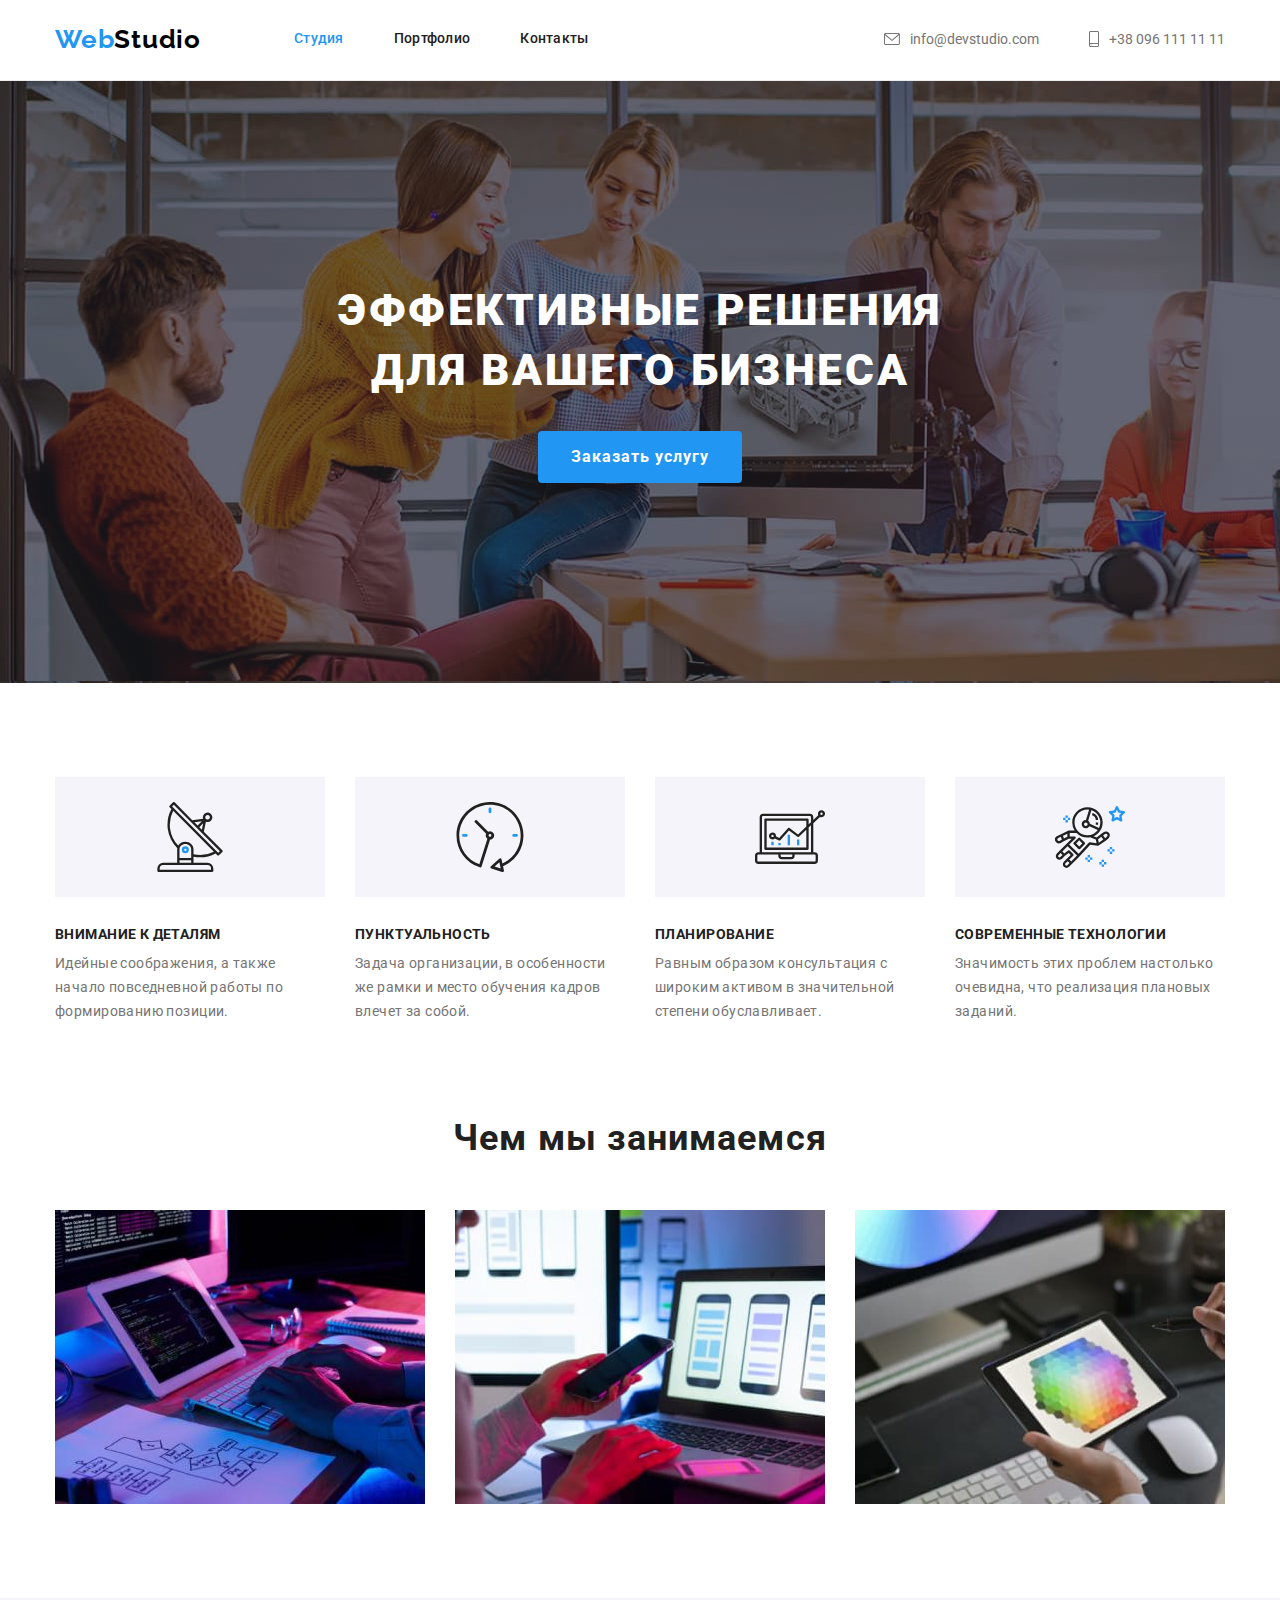
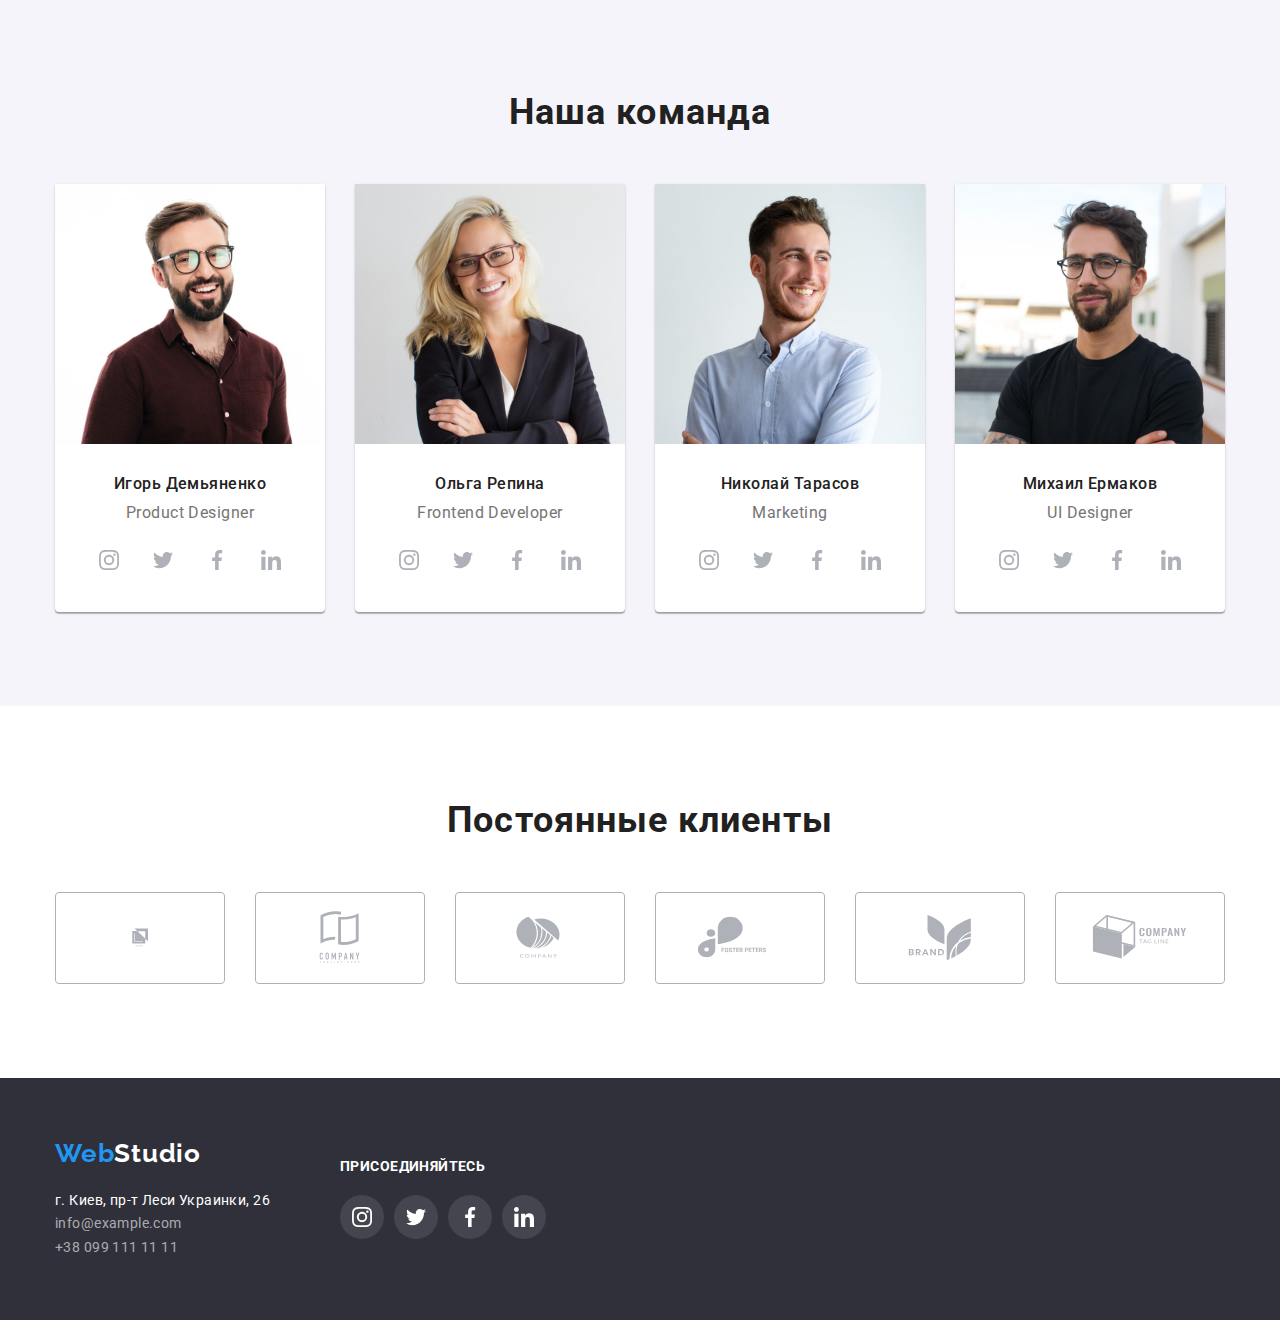
<file: index.html>
<!DOCTYPE html>
<html lang="ru">
  <head>
    <meta charset="UTF-8" />
    <meta http-equiv="X-UA-Compatible" content="IE=edge" />
    <meta name="viewport" content="width=device-width, initial-scale=1.0" />
    <title>Главная</title>
    <link rel="preconnect" href="https://fonts.gstatic.com" />
    <link
      href="https://fonts.googleapis.com/css2?family=Raleway:wght@700&family=Roboto:wght@400;500;700;900&display=swap"
      rel="stylesheet"
    />
    <link
      rel="stylesheet"
      href="https://cdnjs.cloudflare.com/ajax/libs/modern-normalize/1.0.0/modern-normalize.min.css"
    />
    <link rel="stylesheet" href="./css/style.css" />
  </head>
  <body>
    <!-- Шапка сайта -->

    <header class="page-header">
      <!--  Навигация -->

      <div class="container">
        <nav class="nav">
          <a href="./index.html" class="logo">
            <span class="accent">Web</span>Studio</a
          >
          <ul class="menu list">
            <li class="menu-item">
              <a href="./index.html" class="link"
                ><span class="accent">Студия</span></a
              >
            </li>
            <li class="menu-item">
              <a href="./pages/portfolio.html" class="link">Портфолио</a>
            </li>
            <li class="menu-item"><a href="" class="link">Контакты</a></li>
          </ul>
        </nav>

        <!-- Контакты header -->

        <ul class="contacts list">
          <li class="menu-item address-item">
            <a href="mailto:info@devstudio.com" class="link contacts-link">
              <svg class="address-svg" width="16px" height="12px">
                <use href="./images/icons/sprite.svg#icon-envelope"></use>
              </svg>
              info@devstudio.com
            </a>
          </li>
          <li class="menu-item address-item">
            <a href="tel:+380961111111" class="link contacts-link">
              <svg class="address-svg" width="10px" height="16px">
                <use href="./images/icons/sprite.svg#icon-smartphone"></use>
              </svg>
              +38 096 111 11 11
            </a>
          </li>
        </ul>
      </div>
    </header>

    <!-- Основной контент -->

    <main>
      <!-- Hero -->

      <section class="hero dark-bgr">
        <div class="container">
          <h1 class="page-title">
            Эффективные решения <br />
            для вашего бизнеса
          </h1>
          <button type="button" class="btn">Заказать услугу</button>
        </div>
      </section>

      <!-- Особенности -->

      <section class="feature-section">
        <div class="container">
          <h2 class="section-title visually-hidden">Особенности</h2>
          <ul class="feature-list list">
            <li class="feature-item">
              <div class="icons-block">
                <svg class="feature-svg" width="70px" height="70px">
                  <use href="./images/icons/sprite.svg#icon-antenna"></use>
                </svg>
              </div>
              <h3 class="feature-title">Внимание к деталям</h3>
              <p class="feature-text">
                Идейные соображения, а также начало повседневной работы по
                формированию позиции.
              </p>
            </li>
            <li class="feature-item">
              <div class="icons-block">
                <svg class="feature-svg" width="70px" height="70px">
                  <use href="./images/icons/sprite.svg#icon-clock"></use>
                </svg>
              </div>
              <h3 class="feature-title">Пунктуальность</h3>
              <p class="feature-text">
                Задача организации, в особенности же рамки и место обучения
                кадров влечет за собой.
              </p>
            </li>
            <li class="feature-item">
              <div class="icons-block">
                <svg class="feature-svg" width="70px" height="70px">
                  <use href="./images/icons/sprite.svg#icon-diagram"></use>
                </svg>
              </div>
              <h3 class="feature-title">Планирование</h3>
              <p class="feature-text">
                Равным образом консультация с широким активом в значительной
                степени обуславливает.
              </p>
            </li>
            <li class="feature-item">
              <div class="icons-block">
                <svg class="feature-svg" width="70px" height="70px">
                  <use
                    href="./images/icons/sprite.svg#icon-astronaut"
                    width="70px"
                    height="70px"
                  ></use>
                </svg>
              </div>
              <h3 class="feature-title">Современные технологии</h3>
              <p class="feature-text">
                Значимость этих проблем настолько очевидна, что реализация
                плановых заданий.
              </p>
            </li>
          </ul>
        </div>
      </section>

      <!-- Чем мы занимаемся -->

      <section class="section">
        <div class="container">
          <h2 class="section-title">Чем мы занимаемся</h2>
          <ul class="card-set list">
            <li class="item">
              <img
                src="./images/img1.jpg"
                width="370"
                alt="десктопные приложения"
              />
            </li>
            <li class="item">
              <img
                src="./images/img2.jpg"
                width="370"
                alt="мобильные приложения"
              />
            </li>
            <li class="item">
              <img
                src="./images/img3.jpg"
                width="370"
                alt="дизайнерские решения"
              />
            </li>
          </ul>
        </div>
      </section>

      <!--Наша команда -->

      <section class="section alt-bgr">
        <div class="container">
          <h2 class="section-title">Наша команда</h2>
          <ul class="card-set list">
            <li class="team-item item">
              <img
                src="./images/person1.jpg"
                width="270"
                alt="Радостный мужчина в очках"
                class="img"
              />
              <h3 class="name">Игорь Демьяненко</h3>
              <p class="position name">Product Designer</p>
              <ul class="social-icons list">
                <li class="social-item">
                  <a
                    href=""
                    class="social-link link"
                    rel="nofollow noopener"
                    target="_blank"
                  >
                    <svg class="social-svg" width="20px" height="20px">
                      <use
                        href="./images/icons/sprite.svg#icon-instagram"
                      ></use>
                    </svg>
                  </a>
                </li>
                <li class="social-item">
                  <a
                    href=""
                    class="social-link"
                    rel="nofollow noopener"
                    target="_blank"
                  >
                    <svg class="social-svg" width="20px" height="20px">
                      <use href="./images/icons/sprite.svg#icon-twitter"></use>
                    </svg>
                  </a>
                </li>
                <li class="social-item">
                  <a
                    href=""
                    class="social-link"
                    rel="nofollow noopener"
                    target="_blank"
                  >
                    <svg class="social-svg" width="20px" height="20px">
                      <use href="./images/icons/sprite.svg#icon-facebook"></use>
                    </svg>
                  </a>
                </li>
                <li class="social-item">
                  <a
                    href=""
                    class="social-link"
                    rel="nofollow noopener"
                    target="_blank"
                  >
                    <svg class="social-svg" width="20px" height="20px">
                      <use href="./images/icons/sprite.svg#icon-linkedin"></use>
                    </svg>
                  </a>
                </li>
              </ul>
            </li>
            <li class="team-item item">
              <img
                src="./images/person2.jpg"
                width="270"
                alt="Радостная блондинка в очках"
                class="img"
              />
              <h3 class="name">Ольга Репина</h3>
              <p class="position name">Frontend Developer</p>
              <ul class="social-icons list">
                <li class="social-item">
                  <a
                    href=""
                    class="social-link link"
                    rel="nofollow noopener"
                    target="_blank"
                  >
                    <svg class="social-svg" width="20px" height="20px">
                      <use
                        href="./images/icons/sprite.svg#icon-instagram"
                      ></use>
                    </svg>
                  </a>
                </li>
                <li class="social-item">
                  <a
                    href=""
                    class="social-link"
                    rel="nofollow noopener"
                    target="_blank"
                  >
                    <svg class="social-svg" width="20px" height="20px">
                      <use href="./images/icons/sprite.svg#icon-twitter"></use>
                    </svg>
                  </a>
                </li>
                <li class="social-item">
                  <a
                    href=""
                    class="social-link"
                    rel="nofollow noopener"
                    target="_blank"
                  >
                    <svg class="social-svg" width="20px" height="20px">
                      <use href="./images/icons/sprite.svg#icon-facebook"></use>
                    </svg>
                  </a>
                </li>
                <li class="social-item">
                  <a
                    href=""
                    class="social-link"
                    rel="nofollow noopener"
                    target="_blank"
                  >
                    <svg class="social-svg" width="20px" height="20px">
                      <use href="./images/icons/sprite.svg#icon-linkedin"></use>
                    </svg>
                  </a>
                </li>
              </ul>
            </li>
            <li class="team-item item">
              <img
                src="./images/person3.jpg"
                width="270"
                alt="Улыбающийся мужчина"
                class="img"
              />
              <h3 class="name">Николай Тарасов</h3>
              <p class="position name">Marketing</p>
              <ul class="social-icons list">
                <li class="social-item">
                  <a
                    href=""
                    class="social-link link"
                    rel="nofollow noopener"
                    target="_blank"
                  >
                    <svg class="social-svg" width="20px" height="20px">
                      <use
                        href="./images/icons/sprite.svg#icon-instagram"
                      ></use>
                    </svg>
                  </a>
                </li>
                <li class="social-item">
                  <a
                    href=""
                    class="social-link"
                    rel="nofollow noopener"
                    target="_blank"
                  >
                    <svg class="social-svg" width="20px" height="20px">
                      <use href="./images/icons/sprite.svg#icon-twitter"></use>
                    </svg>
                  </a>
                </li>
                <li class="social-item">
                  <a
                    href=""
                    class="social-link"
                    rel="nofollow noopener"
                    target="_blank"
                  >
                    <svg class="social-svg" width="20px" height="20px">
                      <use href="./images/icons/sprite.svg#icon-facebook"></use>
                    </svg>
                  </a>
                </li>
                <li class="social-item">
                  <a
                    href=""
                    class="social-link"
                    rel="nofollow noopener"
                    target="_blank"
                  >
                    <svg class="social-svg" width="20px" height="20px">
                      <use href="./images/icons/sprite.svg#icon-linkedin"></use>
                    </svg>
                  </a>
                </li>
              </ul>
            </li>
            <li class="team-item item">
              <img
                src="./images/person4.jpg"
                width="270"
                alt="Улыбающийся мужчина в очках"
                class="img"
              />
              <h3 class="name">Михаил Ермаков</h3>
              <p class="position name">UI Designer</p>
              <ul class="social-icons list">
                <li class="social-item">
                  <a
                    href=""
                    class="social-link"
                    rel="nofollow noopener"
                    target="_blank"
                  >
                    <svg class="social-svg" width="20px" height="20px">
                      <use
                        href="./images/icons/sprite.svg#icon-instagram"
                      ></use>
                    </svg>
                  </a>
                </li>
                <li class="social-item">
                  <a
                    href=""
                    class="social-link"
                    rel="nofollow noopener"
                    target="_blank"
                  >
                    <svg class="social-svg" width="20px" height="20px">
                      <use href="./images/icons/sprite.svg#icon-twitter"></use>
                    </svg>
                  </a>
                </li>
                <li class="social-item">
                  <a
                    href=""
                    class="social-link"
                    rel="nofollow noopener"
                    target="_blank"
                  >
                    <svg class="social-svg" width="20px" height="20px">
                      <use href="./images/icons/sprite.svg#icon-facebook"></use>
                    </svg>
                  </a>
                </li>
                <li class="social-item">
                  <a
                    href=""
                    class="social-link"
                    rel="nofollow noopener"
                    target="_blank"
                  >
                    <svg class="social-svg" width="20px" height="20px">
                      <use href="./images/icons/sprite.svg#icon-linkedin"></use>
                    </svg>
                  </a>
                </li>
              </ul>
            </li>
          </ul>
        </div>
      </section>

      <section class="section">
        <div class="container">
          <h2 class="section-title">Постоянные клиенты</h2>
          <ul class="list client-list">
            <li class="client-item">
              <a href="" class="client-link">
                <svg class="client-svg" width="41px" height="46.7px">
                  <use href="./images/icons/sprite.svg#icon-logo1"></use>
                </svg>
              </a>
            </li>
            <li class="client-item">
              <a href="" class="client-link">
                <svg class="client-svg" width="106px" height="60px">
                  <use href="./images/icons/sprite.svg#icon-logo2"></use>
                </svg>
              </a>
            </li>
            <li class="client-item">
              <a href="" class="client-link">
                <svg class="client-svg" width="106px" height="60px">
                  <use href="./images/icons/sprite.svg#icon-logo3"></use>
                </svg>
              </a>
            </li>
            <li class="client-item">
              <a href="" class="client-link">
                <svg class="client-svg" width="106px" height="60px">
                  <use href="./images/icons/sprite.svg#icon-logo4"></use>
                </svg>
              </a>
            </li>
            <li class="client-item">
              <a href="" class="client-link">
                <svg class="client-svg" width="106px" height="60px">
                  <use href="./images/icons/sprite.svg#icon-logo5"></use>
                </svg>
              </a>
            </li>
            <li class="client-item">
              <a href="" class="client-link">
                <svg class="client-svg" width="106px" height="60px">
                  <use href="./images/icons/sprite.svg#icon-logo6"></use>
                </svg>
              </a>
            </li>
          </ul>
        </div>
      </section>
    </main>

    <!-- Подвал -->

    <footer class="footer dark-bgr">
      <div class="container footer-container">
        <div class="address-footer">
          <a href="./index.html" class="logo footer-logo">
            <span class="accent">Web</span>Studio</a
          >
          <address class="address">
            <ul class="list">
              <li class="address-item">
                <a
                  href="https://goo.gl/maps/Tqcn4PF3FHRy9P8z9"
                  rel="nofollow noopener"
                  target="_blank"
                  class="link address"
                  >г. Киев, пр-т Леси Украинки, 26</a
                >
              </li>
              <li class="address-item">
                <a href="mailto:info@example.com" class="link contacts-footer"
                  >info@example.com</a
                >
              </li>
              <li class="address-item">
                <a href="tel:+380991111111" class="link contacts-footer"
                  >+38 099 111 11 11</a
                >
              </li>
            </ul>
          </address>
        </div>

        <!-- присоединяйтесь -->

        <div class="social-footer">
          <h3 class="social-title">присоединяйтесь</h3>
          <ul class="social-list list">
            <li class="social-item">
              <a href="" class="social-link footer-link">
                <svg class="social-svg footer-svg" width="20px" height="20px">
                  <use href="./images/icons/sprite.svg#icon-instagram"></use>
                </svg>
              </a>
            </li>
            <li class="social-item">
              <a href="" class="social-link footer-link">
                <svg class="social-svg footer-svg" width="20px" height="20px">
                  <use href="./images/icons/sprite.svg#icon-twitter"></use>
                </svg>
              </a>
            </li>
            <li class="social-item">
              <a href="" class="social-link footer-link">
                <svg class="social-svg footer-svg" width="20px" height="20px">
                  <use href="./images/icons/sprite.svg#icon-facebook"></use>
                </svg>
              </a>
            </li>
            <li class="social-item">
              <a href="" class="social-link footer-link">
                <svg class="social-svg footer-svg" width="20px" height="20px">
                  <use href="./images/icons/sprite.svg#icon-linkedin"></use>
                </svg>
              </a>
            </li>
          </ul>
        </div>
      </div>
    </footer>
  </body>
</html>
</file>
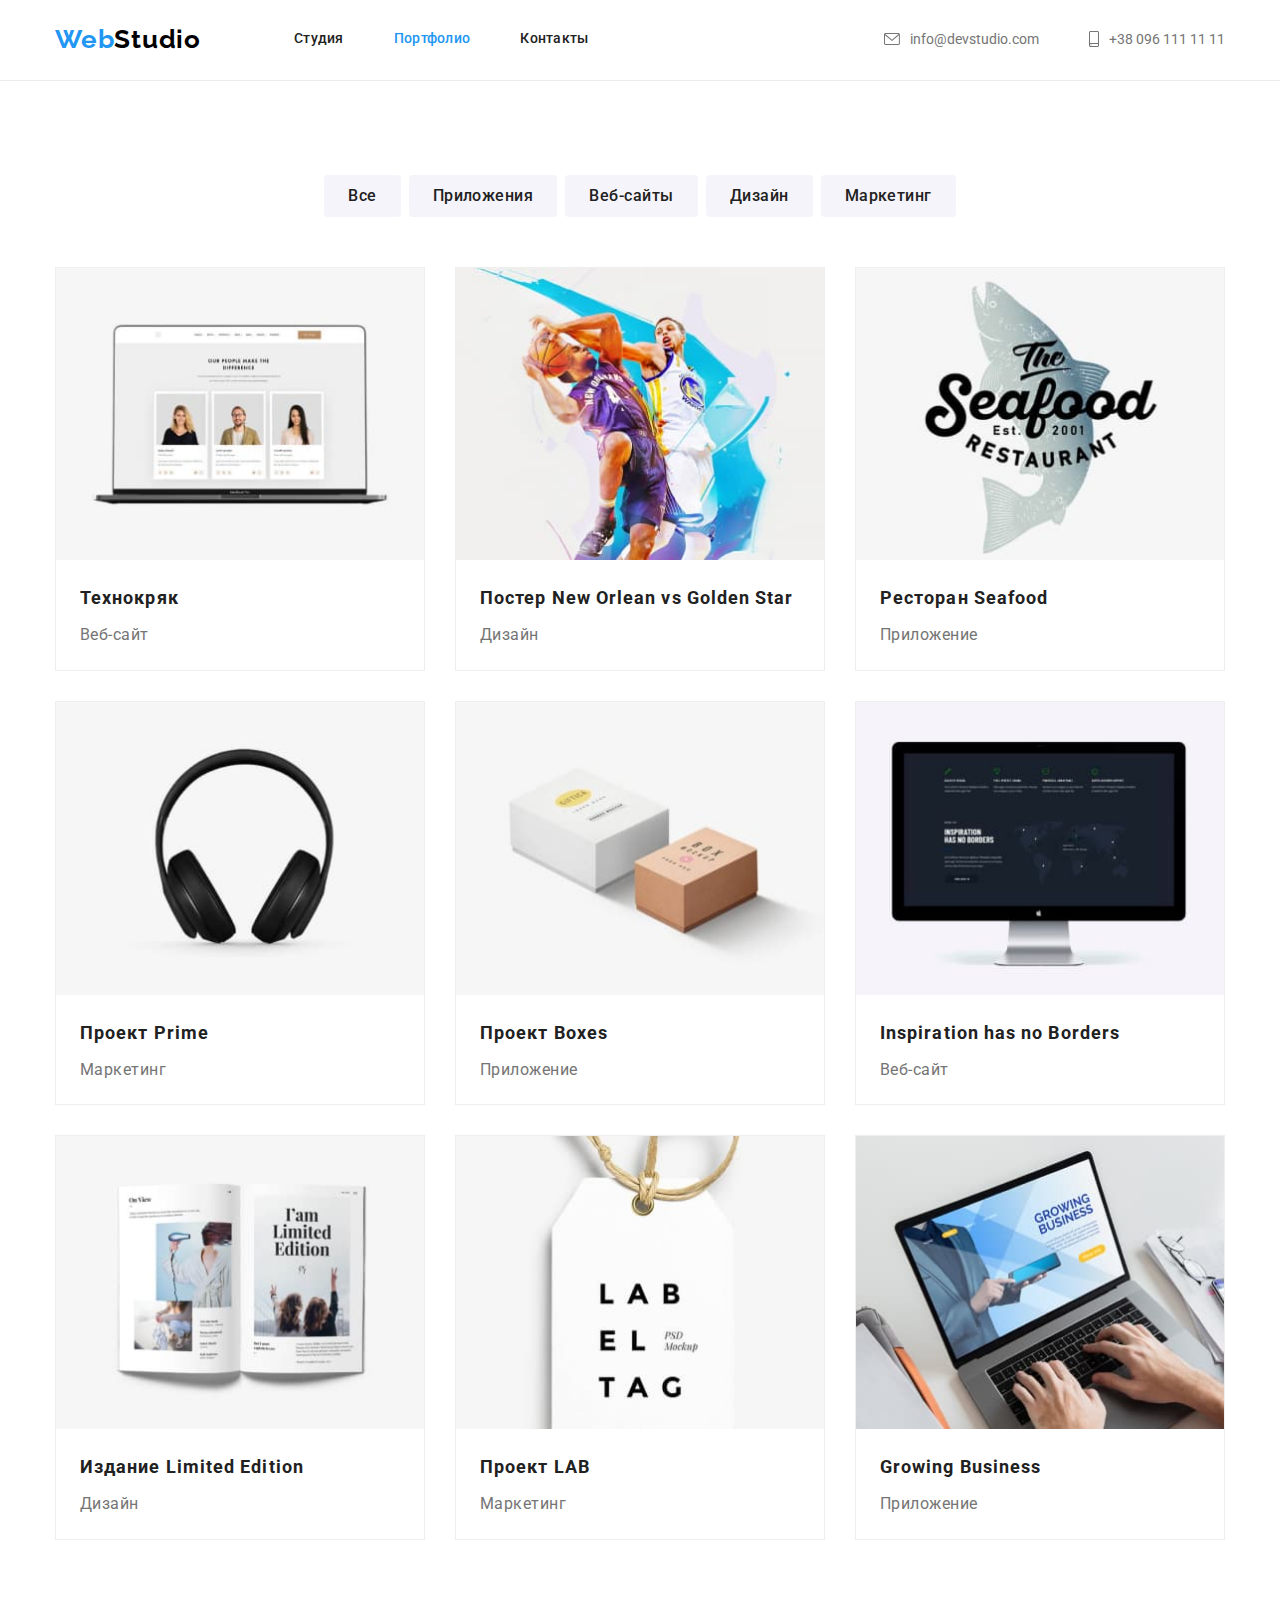
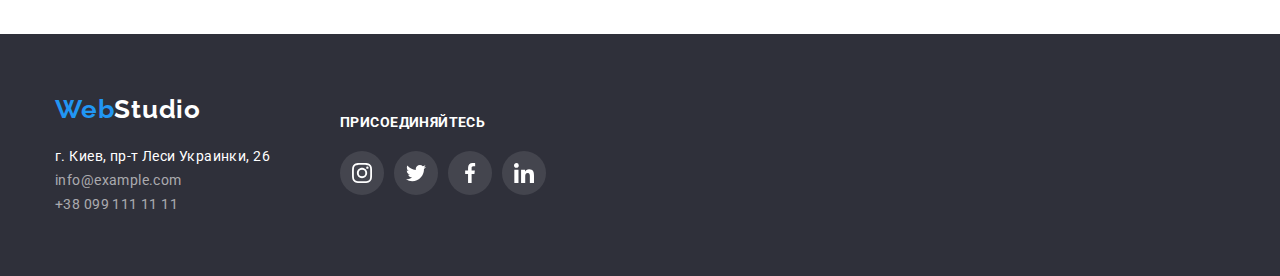
<file: pages/portfolio.html>
<!DOCTYPE html>
<html lang="en">
  <head>
    <meta charset="UTF-8" />
    <meta http-equiv="X-UA-Compatible" content="IE=edge" />
    <meta name="viewport" content="width=device-width, initial-scale=1.0" />
    <title>Портфолио</title>
    <link rel="preconnect" href="https://fonts.gstatic.com" />
    <link
      href="https://fonts.googleapis.com/css2?family=Raleway:wght@700&family=Roboto:wght@400;500;700;900&display=swap"
      rel="stylesheet"
    />
    <link
      rel="stylesheet"
      href="https://cdnjs.cloudflare.com/ajax/libs/modern-normalize/1.0.0/modern-normalize.min.css"
    />
    <link rel="stylesheet" href="../css/style.css" />
  </head>
  <body>
    <!-- Шапка сайта -->

    <header class="page-header">
      <!--  Навигация -->

      <div class="container">
        <nav class="nav">
          <a href="../index.html" class="logo">
            <span class="accent">Web</span>Studio</a
          >
          <ul class="menu list">
            <li class="menu-item">
              <a href="../index.html" class="link"><span>Студия</span></a>
            </li>
            <li class="menu-item">
              <a href="../pages/portfolio.html" class="link"
                ><span class="accent">Портфолио</span></a
              >
            </li>
            <li class="menu-item"><a href="" class="link">Контакты</a></li>
          </ul>
        </nav>

        <!-- Контакты header -->

        <ul class="contacts list">
          <li class="menu-item">
            <a href="mailto:info@devstudio.com" class="link contacts-link">
              <svg class="address-svg" width="16px" height="12px">
                <use href="../images/icons/sprite.svg#icon-envelope"></use>
              </svg>
              info@devstudio.com</a
            >
          </li>
          <li class="menu-item">
            <a href="tel:+380961111111" class="link contacts-link">
              <svg class="address-svg" width="10px" height="16px">
                <use href="../images/icons/sprite.svg#icon-smartphone"></use>
              </svg>
              +38 096 111 11 11</a
            >
          </li>
        </ul>
      </div>
    </header>

    <main>
      <section class="section">
        <div class="container">
          <h1 class="visually-hidden">Портфолио</h1>
          <ul class="filter-list list">
            <li class="filter-item">
              <button type="button" class="filter-btn">Все</button>
            </li>
            <li class="filter-item">
              <button type="button" class="filter-btn">Приложения</button>
            </li>
            <li class="filter-item">
              <button type="button" class="filter-btn">Веб-сайты</button>
            </li>
            <li class="filter-item">
              <button type="button" class="filter-btn">Дизайн</button>
            </li>
            <li class="filter-item">
              <button type="button" class="filter-btn">Маркетинг</button>
            </li>
          </ul>

          <ul class="card-set list">
            <li class="card-item">
              <a href="" class="link card-link">
                <img src="../images/img33.jpg" alt="Веб-сайт" width: 370px
                class="img-item" />
                <div class="description">
                  <h2 class="brand-title">Технокряк</h2>
                  <p class="type-filter">Веб-сайт</p>
                </div>
              </a>
            </li>

            <li class="card-item">
              <a href="" class="link card-link">
                <img src="../images/img4.jpg" alt="Постер" width: 370px
                class="img-item"/>
                <div class="description">
                  <h2 class="brand-title">Постер New Orlean vs Golden Star</h2>
                  <p class="type-filter">Дизайн</p>
                </div>
              </a>
            </li>
            <li class="card-item">
              <a href="" class="link card-link">
                <img src="../images/img5.jpg" alt="Лого ресторана"width: 370px
                class="img-item" />
                <div class="description">
                  <h2 class="brand-title">Ресторан Seafood</h2>
                  <p class="type-filter">Приложение</p>
                </div>
              </a>
            </li>
            <li class="card-item">
              <a href="" class="link card-link">
                <img src="../images/img6.jpg" alt="Наушники" width: 370px
                class="img-item"/>
                <div class="description">
                  <h2 class="brand-title">Проект Prime</h2>
                  <p class="type-filter">Маркетинг</p>
                </div>
              </a>
            </li>
            <li class="card-item">
              <a href="" class="link card-link">
                <img src="../images/img7.jpg" alt="Коробки" width: 370px
                class="img-item"/>
                <div class="description">
                  <h2 class="brand-title">Проект Boxes</h2>
                  <p class="type-filter">Приложение</p>
                </div>
              </a>
            </li>
            <li class="card-item">
              <a href="" class="link card-link">
                <img src="../images/img8.jpg" alt="Веб-сайт" width: 370px
                class="img-item"/>
                <div class="description">
                  <h2 class="brand-title">Inspiration has no Borders</h2>
                  <p class="type-filter">Веб-сайт</p>
                </div>
              </a>
            </li>
            <li class="card-item">
              <a href="" class="link card-link">
                <img src="../images/img9.jpg" alt="Книга" width: 370px
                class="img-item"/>
                <div class="description">
                  <h2 class="brand-title">Издание Limited Edition</h2>
                  <p class="type-filter">Дизайн</p>
                </div>
              </a>
            </li>
            <li class="card-item">
              <a href="" class="link card-link">
                <img src="../images/img10.jpg" alt="Бирка" width: 370px
                class="img-item"/>
                <div class="description">
                  <h2 class="brand-title">Проект LAB</h2>
                  <p class="type-filter">Маркетинг</p>
                </div>
              </a>
            </li>
            <li class="card-item">
              <a href="" class="link card-link">
                <img src="../images/img11.jpg" alt="Приложение" width: 370px
                class="img-item"/>
                <div class="description">
                  <h2 class="brand-title">Growing Business</h2>
                  <p class="type-filter">Приложение</p>
                </div>
              </a>
            </li>
          </ul>
        </div>
      </section>
    </main>

    <!-- Подвал -->

    <footer class="footer dark-bgr">
      <div class="container footer-container">
        <div class="address-footer">
          <a href="../index.html" class="logo footer-logo">
            <span class="accent">Web</span>Studio</a
          >
          <address class="address">
            <ul class="list">
              <li class="address-item">
                <a
                  href="https://goo.gl/maps/Tqcn4PF3FHRy9P8z9"
                  rel="nofollow noopener"
                  target="_blank"
                  class="link address"
                  >г. Киев, пр-т Леси Украинки, 26</a
                >
              </li>
              <li class="address-item">
                <a href="mailto:info@example.com" class="link contacts-footer"
                  >info@example.com</a
                >
              </li>
              <li class="address-item">
                <a href="tel:+380991111111" class="link contacts-footer"
                  >+38 099 111 11 11</a
                >
              </li>
            </ul>
          </address>
        </div>

        <!-- присоединяйтесь -->

        <div class="social-footer">
          <h3 class="social-title">присоединяйтесь</h3>
          <ul class="social-list list">
            <li class="social-item">
              <a href="" class="social-link footer-link">
                <svg class="social-svg footer-svg" width="20px" height="20px">
                  <use href="../images/icons/sprite.svg#icon-instagram"></use>
                </svg>
              </a>
            </li>
            <li class="social-item">
              <a href="" class="social-link footer-link">
                <svg class="social-svg footer-svg" width="20px" height="20px">
                  <use href="../images/icons/sprite.svg#icon-twitter"></use>
                </svg>
              </a>
            </li>
            <li class="social-item">
              <a href="" class="social-link footer-link">
                <svg class="social-svg footer-svg" width="20px" height="20px">
                  <use href="../images/icons/sprite.svg#icon-facebook"></use>
                </svg>
              </a>
            </li>
            <li class="social-item">
              <a href="" class="social-link footer-link">
                <svg class="social-svg footer-svg" width="20px" height="20px">
                  <use href="../images/icons/sprite.svg#icon-linkedin"></use>
                </svg>
              </a>
            </li>
          </ul>
        </div>
      </div>
    </footer>
  </body>
</html>
</file>
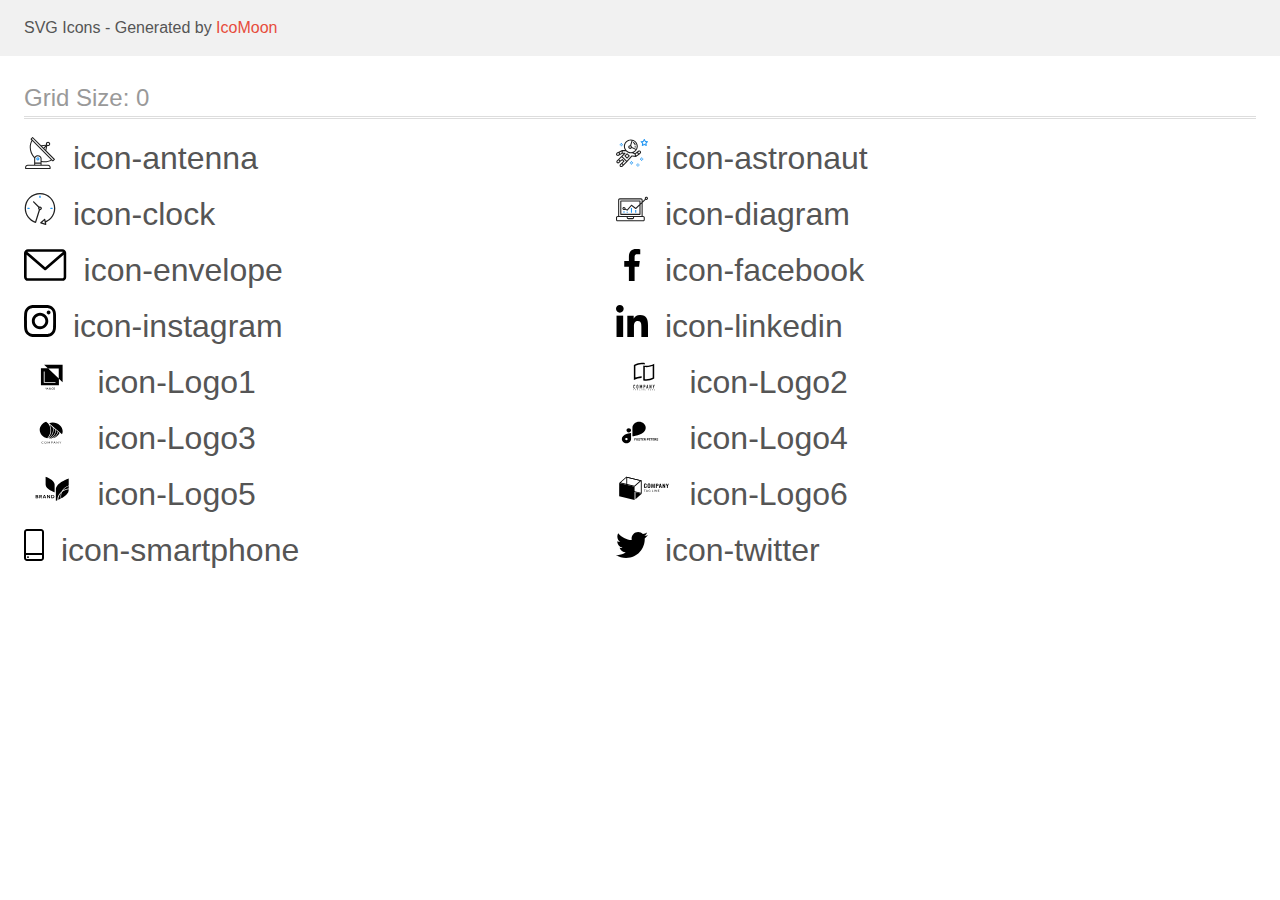
<file: images/icons/icomoon/demo.html>
<!doctype html>
<html>
<head>
    <title>IcoMoon - SVG Icons</title>
    <meta charset="utf-8">
    <meta name="viewport" content="width=device-width, initial-scale=1">
    <link rel="stylesheet" href="demo-files/demo.css">
    <link rel="stylesheet" href="style.css">
</head>
<body>
<svg aria-hidden="true" style="position: absolute; width: 0; height: 0; overflow: hidden;" version="1.1" xmlns="http://www.w3.org/2000/svg" xmlns:xlink="http://www.w3.org/1999/xlink">
<defs>
<symbol id="icon-antenna" viewBox="0 0 32 32">
<path fill="#212121" style="fill: var(--color1, #212121)" d="M30.773 22.098l-8.443-8.505 0.937-4.615c0.242 0.094 0.499 0.144 0.758 0.146h0.006c1.192 0.014 2.17-0.941 2.184-2.133s-0.941-2.17-2.133-2.184c-1.192-0.014-2.17 0.941-2.184 2.133-0.003 0.255 0.039 0.509 0.125 0.749l-4.96 0.605-8.091-8.133c-0.099-0.101-0.235-0.159-0.377-0.16-0.14 0.001-0.274 0.056-0.373 0.155l-1.513 1.504c-0.208 0.208-0.208 0.546 0 0.754l0.814 0.826c-3.153 5.798-2.129 12.978 2.519 17.663 0.043 0.041 0.092 0.074 0.146 0.098-0.034 0.18-0.051 0.364-0.052 0.547v6.187h-6.4c-1.472 0.002-2.665 1.195-2.667 2.667v1.067c0 0.295 0.239 0.533 0.533 0.533h24.533c0.295 0 0.533-0.239 0.533-0.533v-1.067c-0.002-1.472-1.195-2.665-2.667-2.667h-6.4v-2.742c1.003 0.21 2.024 0.317 3.049 0.32 2.458-0.003 4.877-0.615 7.040-1.783l0.818 0.823c0.099 0.101 0.235 0.159 0.377 0.16 0.14-0.001 0.274-0.056 0.373-0.155l1.513-1.504c0.208-0.208 0.208-0.546 0-0.754zM23.28 6.233c0.418-0.415 1.093-0.414 1.508 0.004s0.414 1.093-0.004 1.508c-0.2 0.199-0.47 0.31-0.752 0.31h-0.003c-0.589-0.003-1.064-0.483-1.061-1.072 0.002-0.282 0.115-0.552 0.314-0.751h-0.002zM22.024 9.738l-0.598 2.946-1.175-1.182 1.774-1.763zM21.419 8.836l-1.92 1.909-1.485-1.493 3.405-0.415zM24.004 28.8c0.884 0 1.6 0.716 1.6 1.6v0.533h-23.467v-0.533c0-0.884 0.716-1.6 1.6-1.6h20.267zM16.537 26.667v1.067h-5.333v-1.067h5.333zM11.204 25.6v-4.053c0-1.294 1.196-2.347 2.667-2.347s2.667 1.053 2.667 2.347v4.053h-5.333zM17.604 23.904v-2.357c0-1.882-1.675-3.413-3.733-3.413-1.331-0.020-2.576 0.657-3.281 1.786-4.058-4.274-4.971-10.645-2.279-15.887l18.602 18.708c-2.872 1.461-6.165 1.873-9.309 1.163zM28.893 23.22l-21.057-21.181 0.755-0.752 7.935 7.98c0.004 0 0.006 0.007 0.010 0.010l13.115 13.191-0.757 0.752z"></path>
<path fill="#2196f3" style="fill: var(--color2, #2196f3)" d="M13.876 20.267h-0.005c-0.884-0.001-1.601 0.714-1.602 1.598s0.714 1.601 1.598 1.602h0.005c0.884 0.001 1.601-0.714 1.602-1.598s-0.714-1.601-1.598-1.602zM14.249 22.245c-0.1 0.1-0.236 0.156-0.378 0.155-0.295-0.002-0.532-0.242-0.531-0.536 0.001-0.141 0.057-0.276 0.157-0.375s0.233-0.154 0.373-0.155c0.295 0.002 0.532 0.241 0.53 0.536-0.001 0.141-0.057 0.276-0.157 0.375h0.005z"></path>
</symbol>
<symbol id="icon-astronaut" viewBox="0 0 32 32">
<path fill="#2196f3" style="fill: var(--color2, #2196f3)" d="M31.974 4.524c-0.063-0.193-0.229-0.333-0.43-0.363l-1.91-0.278-0.855-1.731c-0.179-0.365-0.777-0.365-0.956 0l-0.855 1.731-1.91 0.278c-0.201 0.029-0.367 0.17-0.431 0.363-0.062 0.193-0.011 0.405 0.135 0.547l1.383 1.348-0.326 1.903c-0.034 0.2 0.048 0.402 0.212 0.522 0.166 0.121 0.382 0.135 0.562 0.040l1.709-0.899 1.709 0.899c0.078 0.041 0.164 0.061 0.249 0.061 0.11 0 0.221-0.034 0.314-0.102 0.164-0.119 0.246-0.322 0.212-0.522l-0.326-1.903 1.383-1.348c0.145-0.142 0.197-0.354 0.135-0.547zM29.511 5.851c-0.125 0.122-0.183 0.299-0.153 0.472l0.191 1.114-1-0.526c-0.078-0.041-0.163-0.061-0.249-0.061s-0.17 0.020-0.249 0.061l-1.001 0.526 0.191-1.114c0.030-0.173-0.028-0.349-0.153-0.472l-0.81-0.789 1.119-0.163c0.174-0.025 0.324-0.134 0.402-0.292l0.5-1.013 0.5 1.013c0.078 0.157 0.228 0.267 0.402 0.292l1.119 0.163-0.809 0.789z"></path>
<path fill="#2196f3" style="fill: var(--color2, #2196f3)" d="M26.134 20.522h-1.067v1.067h1.067v-1.067z"></path>
<path fill="#2196f3" style="fill: var(--color2, #2196f3)" d="M26.134 22.656h-1.067v1.067h1.067v-1.067z"></path>
<path fill="#2196f3" style="fill: var(--color2, #2196f3)" d="M27.2 21.589h-1.067v1.067h1.067v-1.067z"></path>
<path fill="#2196f3" style="fill: var(--color2, #2196f3)" d="M25.067 21.589h-1.067v1.067h1.067v-1.067z"></path>
<path fill="#2196f3" style="fill: var(--color2, #2196f3)" d="M22.4 26.389h-1.067v1.067h1.067v-1.067z"></path>
<path fill="#2196f3" style="fill: var(--color2, #2196f3)" d="M22.4 28.522h-1.067v1.067h1.067v-1.067z"></path>
<path fill="#2196f3" style="fill: var(--color2, #2196f3)" d="M23.467 27.456h-1.067v1.067h1.067v-1.067z"></path>
<path fill="#2196f3" style="fill: var(--color2, #2196f3)" d="M21.333 27.456h-1.067v1.067h1.067v-1.067z"></path>
<path fill="#2196f3" style="fill: var(--color2, #2196f3)" d="M16 24.256h-1.067v1.067h1.067v-1.067z"></path>
<path fill="#2196f3" style="fill: var(--color2, #2196f3)" d="M16 26.389h-1.067v1.067h1.067v-1.067z"></path>
<path fill="#2196f3" style="fill: var(--color2, #2196f3)" d="M17.067 25.322h-1.067v1.067h1.067v-1.067z"></path>
<path fill="#2196f3" style="fill: var(--color2, #2196f3)" d="M14.933 25.322h-1.067v1.067h1.067v-1.067z"></path>
<path fill="#2196f3" style="fill: var(--color2, #2196f3)" d="M5.867 6.122h-1.067v1.067h1.067v-1.067z"></path>
<path fill="#2196f3" style="fill: var(--color2, #2196f3)" d="M5.867 8.255h-1.067v1.067h1.067v-1.067z"></path>
<path fill="#2196f3" style="fill: var(--color2, #2196f3)" d="M6.933 7.189h-1.067v1.067h1.067v-1.067z"></path>
<path fill="#2196f3" style="fill: var(--color2, #2196f3)" d="M4.8 7.189h-1.067v1.067h1.067v-1.067z"></path>
<path fill="#212121" style="fill: var(--color1, #212121)" d="M24.715 14.159c-0.287-0.388-0.709-0.637-1.188-0.705-0.481-0.068-0.956 0.058-1.34 0.352l-1.252 0.96-1.898 1.417-1.358-0.541c2.421-1.086 4.114-3.508 4.114-6.32 0-3.823-3.123-6.933-6.961-6.933s-6.961 3.11-6.961 6.933c0 1.386 0.414 2.674 1.12 3.758l-2.764-0.024c-0.002 0-0.003 0-0.005 0-0.009 0-0.015 0.004-0.023 0.005-0.053 0.002-0.105 0.013-0.155 0.031-0.013 0.005-0.026 0.008-0.038 0.013-0.006 0.003-0.013 0.003-0.019 0.006l-3.233 1.596c-0.001 0-0.001 0-0.001 0.001l-1.893 0.911c-0.021 0.009-0.042 0.021-0.063 0.035-0.755 0.502-1.012 1.489-0.598 2.295 0.22 0.429 0.595 0.745 1.056 0.889 0.178 0.055 0.359 0.083 0.539 0.083 0.29 0 0.577-0.071 0.839-0.211l1.388-0.738 2.264-1.169 1.357-0.008-5.442 5.416c-0.001 0.001-0.001 0.001-0.002 0.001l-1.339 1.333c-0.316 0.315-0.49 0.732-0.49 1.178s0.174 0.863 0.49 1.179c0.325 0.323 0.752 0.485 1.179 0.485s0.854-0.162 1.18-0.485l1.314-1.309 1.741-1.3 0.901 0.897-1.762 1.754c-0 0.001-0.001 0.001-0.002 0.001l-1.339 1.333c-0.316 0.315-0.49 0.732-0.49 1.178s0.174 0.863 0.49 1.179c0.325 0.323 0.753 0.485 1.18 0.485s0.855-0.162 1.18-0.485l3.482-3.467c0.001-0.001 0.001-0.001 0.001-0.002l1.010-1-0.004-0.004c0.006-0.006 0.015-0.009 0.022-0.015l5.166-5.658 3.471 0.494c0.025 0.004 0.050 0.005 0.075 0.005 0.065 0 0.127-0.015 0.187-0.038 0.018-0.006 0.033-0.015 0.050-0.023 0.019-0.010 0.039-0.015 0.058-0.027l3.213-2.133c0.012-0.008 0.018-0.021 0.029-0.029 0.013-0.010 0.029-0.014 0.041-0.026l1.271-1.191c0.662-0.62 0.753-1.635 0.212-2.362zM2.13 17.77c-0.173 0.093-0.37 0.111-0.558 0.052-0.187-0.058-0.338-0.186-0.427-0.358-0.161-0.314-0.068-0.695 0.214-0.902l1.314-0.632 0.449 1.312-0.992 0.528zM5.628 15.942l-1.548 0.8-0.439-1.283 2.027-1.001-0.040 1.484zM20.727 9.322c0 0.918-0.219 1.785-0.599 2.559l-4.181-1.899c-0.044-0.573-0.341-1.075-0.788-1.388l1.464-4.86c2.378 0.756 4.105 2.974 4.105 5.588zM8.938 9.322c0-3.235 2.644-5.867 5.894-5.867 0.253 0 0.5 0.021 0.745 0.052l-1.432 4.754c-0.019-0.001-0.037-0.006-0.057-0.006-1.033 0-1.873 0.837-1.873 1.867s0.84 1.867 1.873 1.867c0.694 0 1.294-0.383 1.618-0.945l3.862 1.755c-1.075 1.446-2.795 2.39-4.737 2.39-3.25 0-5.894-2.632-5.894-5.867zM14.894 10.122c0 0.441-0.362 0.8-0.806 0.8s-0.806-0.359-0.806-0.8c0-0.441 0.362-0.8 0.806-0.8s0.806 0.359 0.806 0.8zM2.465 25.146c-0.236 0.234-0.619 0.234-0.854 0.001-0.114-0.114-0.176-0.263-0.176-0.423s0.062-0.309 0.176-0.421l0.962-0.958 0.851 0.848-0.959 0.955zM5.679 28.88c-0.236 0.234-0.619 0.235-0.855 0.001-0.114-0.114-0.176-0.263-0.176-0.423s0.062-0.309 0.176-0.421l0.963-0.959 0.852 0.848-0.96 0.955zM9.16 25.411c-0.001 0-0.001 0-0.002 0.001l-1.765 1.76-0.852-0.848 1.763-1.755c0 0 0 0 0-0s0.001-0.001 0.002-0.001c0.040-0.040 0.065-0.088 0.090-0.135 0.007-0.014 0.020-0.026 0.026-0.040 0.017-0.041 0.019-0.085 0.026-0.129 0.003-0.025 0.014-0.047 0.014-0.073 0-0.036-0.013-0.070-0.020-0.106-0.006-0.032-0.006-0.065-0.019-0.095-0.020-0.050-0.055-0.094-0.091-0.138-0.010-0.012-0.014-0.027-0.025-0.038 0 0 0 0-0.001 0s-0.001-0.002-0.001-0.002l-1.607-1.6c-0.017-0.017-0.039-0.024-0.058-0.038-0.028-0.022-0.055-0.042-0.087-0.058-0.030-0.015-0.061-0.024-0.093-0.033-0.034-0.010-0.067-0.017-0.103-0.020-0.033-0.002-0.063 0.001-0.095 0.005-0.036 0.004-0.069 0.009-0.104 0.020-0.034 0.011-0.063 0.027-0.094 0.045-0.020 0.011-0.042 0.015-0.061 0.029l-1.773 1.324-0.901-0.897 2.399-2.386 4.361 4.289-0.928 0.919zM15.979 18.394c-0.015-0.002-0.030 0.004-0.045 0.003-0.039-0.002-0.076 0.001-0.115 0.007-0.030 0.005-0.059 0.011-0.088 0.021-0.034 0.012-0.065 0.028-0.097 0.047-0.030 0.018-0.057 0.037-0.083 0.061-0.013 0.011-0.028 0.017-0.040 0.029l-4.698 5.146-4.328-4.257 2.833-2.818c0.209-0.208 0.21-0.546 0.002-0.755-0.105-0.105-0.243-0.157-0.381-0.156v-0.001l-2.219 0.013 0.028-1.607 3.104 0.027c1.265 1.294 3.029 2.101 4.981 2.101 0.437 0 0.864-0.045 1.279-0.123 0.040 0.032 0.079 0.065 0.13 0.085l2.41 0.96 0.331 1.644-3.003-0.427zM20.020 18.572l-0.313-1.558 1.446-1.080 0.947 1.257-2.080 1.381zM23.774 15.741l-0.838 0.785-0.931-1.236 0.831-0.637c0.155-0.119 0.351-0.168 0.543-0.143 0.193 0.027 0.364 0.128 0.48 0.284 0.217 0.292 0.18 0.699-0.085 0.947z"></path>
<path fill="#212121" style="fill: var(--color1, #212121)" d="M13.602 18.544l-2.143-2.133c-0.207-0.207-0.545-0.207-0.753 0l-2.142 2.133c-0.1 0.101-0.157 0.236-0.157 0.378s0.056 0.278 0.157 0.378l2.142 2.133c0.104 0.103 0.241 0.155 0.377 0.155s0.273-0.052 0.376-0.155l2.143-2.133c0.1-0.1 0.157-0.236 0.157-0.378s-0.057-0.278-0.157-0.378zM11.083 20.303l-1.387-1.381 1.387-1.381 1.387 1.381-1.387 1.381z"></path>
<path fill="#212121" style="fill: var(--color1, #212121)" d="M17.164 5.071l-0.258 1.036c0.071 0.018 1.738 0.452 1.738 2.149h1.067c-0-2.017-1.666-2.965-2.547-3.185z"></path>
<path fill="#212121" style="fill: var(--color1, #212121)" d="M19.711 9.322h-1.067v1.067h1.067v-1.067z"></path>
</symbol>
<symbol id="icon-clock" viewBox="0 0 32 32">
<path fill="#212121" style="fill: var(--color1, #212121)" d="M31.297 15.301c-0.002-8.452-6.855-15.303-15.308-15.301s-15.303 6.855-15.301 15.308c0.001 6.658 4.307 12.551 10.649 14.576 0.061 0.019 0.124 0.029 0.187 0.029 0.121-0 0.239-0.032 0.342-0.094 0.135-0.080 0.236-0.207 0.283-0.356l3.865-12.25c1.057-0.005 1.909-0.866 1.903-1.923s-0.866-1.909-1.923-1.903c-0.284 0.001-0.565 0.067-0.82 0.191l-5.106-5.107c-0.253-0.245-0.657-0.238-0.902 0.016-0.239 0.247-0.239 0.639 0 0.886l5.103 5.109c-0.392 0.799-0.168 1.764 0.536 2.309l-3.683 11.673c-7.278-2.681-11.004-10.754-8.323-18.032s10.754-11.004 18.032-8.323 11.004 10.754 8.323 18.032c-1.31 3.556-4.001 6.431-7.462 7.973l-0.398-1.874c-0.073-0.344-0.411-0.565-0.756-0.492-0.109 0.023-0.209 0.074-0.292 0.148l-3.837 3.426c-0.263 0.234-0.287 0.637-0.052 0.9 0.076 0.085 0.174 0.149 0.283 0.184l4.899 1.563c0.335 0.108 0.694-0.077 0.802-0.412 0.034-0.106 0.040-0.219 0.017-0.328l-0.391-1.839c5.664-2.388 9.342-7.942 9.329-14.089zM15.992 14.664c0.352 0 0.638 0.286 0.638 0.638s-0.286 0.638-0.638 0.638c-0.352 0-0.638-0.285-0.638-0.638s0.285-0.638 0.638-0.638zM18.093 29.528l2.184-1.948 0.603 2.84-2.787-0.892z"></path>
<path fill="#2196f3" style="fill: var(--color2, #2196f3)" d="M15.354 3.185v1.275c0 0.352 0.285 0.638 0.638 0.638s0.638-0.285 0.638-0.638v-1.275c0-0.352-0.286-0.638-0.638-0.638s-0.638 0.286-0.638 0.638z"></path>
<path fill="#2196f3" style="fill: var(--color2, #2196f3)" d="M3.876 14.664c-0.352 0-0.638 0.286-0.638 0.638s0.285 0.638 0.638 0.638h1.275c0.352 0 0.638-0.285 0.638-0.638s-0.285-0.638-0.638-0.638h-1.275z"></path>
<path fill="#2196f3" style="fill: var(--color2, #2196f3)" d="M28.108 15.939c0.352 0 0.638-0.285 0.638-0.638s-0.285-0.638-0.638-0.638h-1.275c-0.352 0-0.638 0.286-0.638 0.638s0.286 0.638 0.638 0.638h1.275z"></path>
</symbol>
<symbol id="icon-diagram" viewBox="0 0 32 32">
<path fill="#2196f3" style="fill: var(--color2, #2196f3)" d="M14.926 14.965h1.066v4.798h-1.066v-4.797z"></path>
<path fill="#2196f3" style="fill: var(--color2, #2196f3)" d="M19.19 17.097h1.066v2.665h-1.066v-2.665z"></path>
<path fill="#2196f3" style="fill: var(--color2, #2196f3)" d="M10.661 18.696h1.066v1.066h-1.066v-1.066z"></path>
<path fill="#2196f3" style="fill: var(--color2, #2196f3)" d="M7.463 18.163h1.066v1.599h-1.066v-1.599z"></path>
<path fill="#212121" style="fill: var(--color1, #212121)" d="M1.599 28.291h25.587c0.883 0 1.599-0.716 1.599-1.599v-2.132c0-0.883-0.716-1.599-1.599-1.599h-0.533v-13.293l3.028-2.868c0.703 0.346 1.553 0.136 2.013-0.499s0.396-1.508-0.152-2.068-1.42-0.644-2.065-0.198c-0.644 0.446-0.873 1.292-0.542 2.002l-2.281 2.163v-1.23c0-0.883-0.716-1.599-1.599-1.599h-21.322c-0.883 0-1.599 0.716-1.599 1.599v15.992h-0.533c-0.883 0-1.599 0.716-1.599 1.599v2.132c0 0.883 0.716 1.599 1.599 1.599zM30.384 4.837c0.294 0 0.533 0.239 0.533 0.533s-0.239 0.533-0.533 0.533c-0.294 0-0.533-0.239-0.533-0.533s0.239-0.533 0.533-0.533zM3.198 6.969c0-0.294 0.239-0.533 0.533-0.533h21.322c0.294 0 0.533 0.239 0.533 0.533v2.239l-1.066 1.013v-2.186c0-0.294-0.239-0.533-0.533-0.533h-19.19c-0.294 0-0.533 0.239-0.533 0.533v13.326c0 0.294 0.239 0.533 0.533 0.533h19.19c0.294 0 0.533-0.239 0.533-0.533v-9.674l1.066-1.010v12.284h-22.388v-15.992zM7.996 13.899c-0.721-0.002-1.354 0.478-1.546 1.174s0.105 1.433 0.725 1.801c0.62 0.368 1.41 0.276 1.928-0.226l1.853 0.93c0.215 0.108 0.476 0.057 0.636-0.123l3.939-4.431 3.872 2.901c0.208 0.156 0.498 0.139 0.686-0.039l3.365-3.188v8.131h-18.124v-12.26h18.124v2.66l-3.771 3.572-3.904-2.927c-0.222-0.166-0.534-0.135-0.718 0.072l-3.993 4.493-1.493-0.746c0.011-0.064 0.018-0.129 0.020-0.193 0-0.883-0.716-1.599-1.599-1.599zM8.529 15.498c0 0.294-0.239 0.533-0.533 0.533s-0.533-0.239-0.533-0.533c0-0.294 0.239-0.533 0.533-0.533s0.533 0.239 0.533 0.533zM11.727 24.027h5.331v0.533c0 0.294-0.239 0.533-0.533 0.533h-4.264c-0.294 0-0.533-0.239-0.533-0.533v-0.533zM1.066 24.56c0-0.294 0.239-0.533 0.533-0.533h9.062v0.533c0 0.883 0.716 1.599 1.599 1.599h4.264c0.883 0 1.599-0.716 1.599-1.599v-0.533h9.062c0.294 0 0.533 0.239 0.533 0.533v2.132c0 0.294-0.239 0.533-0.533 0.533h-25.587c-0.294 0-0.533-0.239-0.533-0.533v-2.132z"></path>
</symbol>
<symbol id="icon-envelope" viewBox="0 0 43 32">
<path d="M38.667 0h-34.667c-2.206 0-4 1.794-4 4v24c0 2.206 1.794 4 4 4h34.667c2.206 0 4-1.794 4-4v-24c0-2.206-1.794-4-4-4zM38.667 2.667c0.181 0 0.353 0.038 0.511 0.103l-17.844 15.466-17.844-15.466c0.158-0.066 0.33-0.103 0.511-0.103h34.667zM38.667 29.333h-34.667c-0.736 0-1.333-0.598-1.333-1.333v-22.413l17.793 15.421c0.251 0.217 0.563 0.326 0.874 0.326s0.622-0.108 0.874-0.326l17.793-15.421v22.413c0 0.736-0.598 1.333-1.333 1.333z"></path>
</symbol>
<symbol id="icon-facebook" viewBox="0 0 32 32">
<path d="M21.329 5.313h2.921v-5.088c-0.504-0.069-2.237-0.225-4.256-0.225-4.212 0-7.097 2.649-7.097 7.519v4.481h-4.648v5.688h4.648v14.312h5.699v-14.311h4.46l0.708-5.688h-5.169v-3.919c0.001-1.644 0.444-2.769 2.735-2.769z"></path>
</symbol>
<symbol id="icon-instagram" viewBox="0 0 32 32">
<path d="M31.969 9.408c-0.075-1.7-0.35-2.869-0.744-3.882-0.406-1.075-1.032-2.038-1.851-2.838-0.8-0.813-1.769-1.444-2.832-1.844-1.019-0.394-2.182-0.669-3.882-0.744-1.713-0.081-2.257-0.1-6.601-0.1s-4.888 0.019-6.595 0.094c-1.7 0.075-2.869 0.35-3.882 0.744-1.075 0.406-2.038 1.031-2.838 1.85-0.813 0.8-1.444 1.769-1.844 2.832-0.394 1.019-0.669 2.182-0.744 3.882-0.081 1.713-0.1 2.257-0.1 6.601s0.019 4.888 0.094 6.595c0.075 1.7 0.35 2.869 0.744 3.882 0.406 1.075 1.038 2.038 1.85 2.838 0.8 0.813 1.769 1.444 2.832 1.844 1.019 0.394 2.182 0.669 3.882 0.744 1.706 0.075 2.25 0.094 6.595 0.094s4.888-0.019 6.595-0.094c1.7-0.075 2.869-0.35 3.882-0.744 2.151-0.832 3.851-2.532 4.682-4.682 0.394-1.019 0.669-2.182 0.744-3.882 0.075-1.707 0.094-2.251 0.094-6.595s-0.006-4.888-0.081-6.595zM29.087 22.473c-0.069 1.563-0.331 2.407-0.55 2.969-0.538 1.394-1.644 2.5-3.038 3.038-0.563 0.219-1.413 0.481-2.969 0.55-1.688 0.075-2.194 0.094-6.464 0.094s-4.782-0.019-6.464-0.094c-1.563-0.069-2.407-0.331-2.969-0.55-0.694-0.256-1.325-0.663-1.838-1.194-0.531-0.519-0.938-1.144-1.194-1.838-0.219-0.563-0.481-1.413-0.55-2.969-0.075-1.688-0.094-2.194-0.094-6.464s0.019-4.782 0.094-6.464c0.069-1.563 0.331-2.407 0.55-2.969 0.256-0.694 0.663-1.325 1.2-1.838 0.519-0.531 1.144-0.938 1.838-1.194 0.563-0.219 1.413-0.481 2.969-0.55 1.688-0.075 2.194-0.094 6.464-0.094 4.276 0 4.782 0.019 6.464 0.094 1.563 0.069 2.407 0.331 2.969 0.55 0.694 0.256 1.325 0.662 1.838 1.194 0.531 0.519 0.938 1.144 1.194 1.838 0.219 0.563 0.481 1.413 0.55 2.969 0.075 1.688 0.094 2.194 0.094 6.464s-0.019 4.77-0.094 6.458z"></path>
<path d="M16.059 7.783c-4.538 0-8.22 3.682-8.22 8.22s3.682 8.22 8.22 8.22c4.539 0 8.22-3.682 8.22-8.22s-3.682-8.22-8.22-8.22zM16.059 21.335c-2.944 0-5.332-2.388-5.332-5.332s2.388-5.332 5.332-5.332c2.944 0 5.332 2.388 5.332 5.332s-2.388 5.332-5.332 5.332z"></path>
<path d="M26.524 7.458c0 1.060-0.859 1.919-1.919 1.919s-1.919-0.859-1.919-1.919c0-1.060 0.859-1.919 1.919-1.919s1.919 0.859 1.919 1.919z"></path>
</symbol>
<symbol id="icon-linkedin" viewBox="0 0 32 32">
<path d="M31.992 32v-0.001h0.008v-11.736c0-5.741-1.236-10.164-7.948-10.164-3.227 0-5.392 1.771-6.276 3.449h-0.093v-2.913h-6.364v21.364h6.627v-10.579c0-2.785 0.528-5.479 3.977-5.479 3.399 0 3.449 3.179 3.449 5.657v10.401h6.62z"></path>
<path d="M0.528 10.636h6.635v21.364h-6.635v-21.364z"></path>
<path d="M3.843 0c-2.121 0-3.843 1.721-3.843 3.843s1.721 3.879 3.843 3.879c2.121 0 3.843-1.757 3.843-3.879-0.001-2.121-1.723-3.843-3.843-3.843v0z"></path>
</symbol>
<symbol id="icon-Logo1" viewBox="0 0 57 32">
<path d="M20.267 3.733l3.738 3.538-6.938-0.004v17.166h18.133v-6.564l3.733 3.534v-17.671h-18.667zM35.036 17.455l-10.597-10.032h10.597v10.032zM31.746 21.923h-11.81v-11.545h0.835v10.764h10.975v0.782zM22.725 26.72l-0.436 0.898-0.436-0.898h-0.366l0.637 1.198v0.698h0.331v-0.698l0.635-1.198h-0.365zM23.273 28.615l0.154-0.441h0.734l0.155 0.441h0.344l-0.717-1.896h-0.296l-0.716 1.896h0.342zM23.794 27.122l0.275 0.786h-0.549l0.275-0.786zM25.531 27.863c-0.048 0.073-0.072 0.153-0.072 0.241 0 0.16 0.056 0.29 0.168 0.389s0.263 0.148 0.451 0.148 0.349-0.051 0.484-0.152l0.107 0.126h0.367l-0.279-0.329c0.109-0.149 0.164-0.341 0.164-0.574h-0.275c0 0.128-0.026 0.243-0.079 0.348l-0.366-0.432 0.129-0.094c0.091-0.066 0.157-0.132 0.197-0.198s0.060-0.14 0.060-0.219c0-0.12-0.044-0.22-0.133-0.301s-0.201-0.122-0.339-0.122c-0.153 0-0.274 0.043-0.365 0.13s-0.135 0.203-0.135 0.352c0 0.061 0.014 0.124 0.043 0.189s0.081 0.144 0.155 0.237c-0.141 0.101-0.235 0.188-0.283 0.262zM26.386 28.282c-0.093 0.071-0.193 0.107-0.299 0.107-0.095 0-0.17-0.027-0.227-0.082s-0.085-0.126-0.085-0.214c0-0.102 0.052-0.192 0.156-0.271l0.040-0.029 0.414 0.488zM26.046 27.442c-0.089-0.11-0.134-0.202-0.134-0.275 0-0.063 0.018-0.116 0.055-0.158s0.085-0.063 0.147-0.063c0.057 0 0.105 0.018 0.142 0.053s0.056 0.077 0.056 0.126c0 0.075-0.027 0.136-0.081 0.184l-0.040 0.033-0.145 0.099zM29.132 28.472c0.13-0.114 0.205-0.272 0.224-0.474h-0.328c-0.017 0.135-0.059 0.232-0.124 0.29s-0.162 0.087-0.292 0.087c-0.142 0-0.249-0.054-0.323-0.161s-0.109-0.264-0.109-0.469v-0.168c0.002-0.202 0.041-0.355 0.117-0.46s0.188-0.158 0.331-0.158c0.123 0 0.217 0.030 0.28 0.091s0.104 0.158 0.12 0.294h0.328c-0.021-0.207-0.095-0.368-0.223-0.482s-0.296-0.171-0.505-0.171c-0.155 0-0.293 0.037-0.411 0.111s-0.209 0.179-0.272 0.315c-0.063 0.136-0.095 0.294-0.095 0.473v0.177c0.003 0.174 0.035 0.328 0.098 0.46s0.151 0.234 0.266 0.306c0.115 0.071 0.249 0.107 0.4 0.107 0.216 0 0.389-0.056 0.52-0.169zM31.068 28.206c0.064-0.141 0.096-0.304 0.096-0.49v-0.105c-0.001-0.185-0.034-0.347-0.099-0.486s-0.158-0.247-0.277-0.32c-0.119-0.075-0.256-0.112-0.41-0.112s-0.292 0.038-0.411 0.113c-0.119 0.075-0.211 0.183-0.277 0.324s-0.098 0.305-0.098 0.49v0.107c0.001 0.181 0.034 0.342 0.099 0.48s0.159 0.246 0.279 0.322c0.121 0.075 0.258 0.112 0.411 0.112 0.155 0 0.293-0.037 0.411-0.112s0.212-0.183 0.276-0.323zM30.716 27.135c0.080 0.112 0.12 0.273 0.12 0.483v0.099c0 0.214-0.040 0.376-0.119 0.487s-0.19 0.167-0.336 0.167c-0.144 0-0.257-0.057-0.339-0.171s-0.121-0.275-0.121-0.483v-0.109c0.002-0.204 0.043-0.362 0.122-0.473s0.192-0.168 0.335-0.168c0.146 0 0.258 0.056 0.337 0.168z"></path>
</symbol>
<symbol id="icon-Logo2" viewBox="0 0 57 32">
<path d="M26.727 3.165h-0.073c-0.112-0.007-0.224-0.010-0.336-0.012v0h-0.243c-0.212 0-0.428 0.005-0.642 0.016-0.016-0.001-0.032-0.001-0.049 0-1.944 0.11-3.848 0.596-5.609 1.431l-0.231 0.111v11.809l0.54-0.183c0.474-0.163 0.978-0.309 1.5-0.445 1.411-0.362 2.861-0.555 4.317-0.574v1.551c-0.193 0.001-0.38 0.007-0.568 0.016h-0.045c-1.121 0.061-2.233 0.232-3.322 0.51-1.378 0.345-2.708 0.863-3.957 1.542v-15.145c1.298-0.757 2.695-1.325 4.151-1.688 1.278-0.33 2.593-0.5 3.913-0.504h0.228c0.273 0.007 0.538 0.019 0.788 0.038 0.658 0.046 1.31 0.15 1.95 0.311v1.527c-0.621-0.145-1.253-0.24-1.889-0.285-0.013-0.001-0.026-0.002-0.039-0.003-0.132-0.011-0.263-0.022-0.386-0.022zM29.415 4.726c0.339 0.026 0.689 0.038 1.044 0.038 1.388-0.005 2.769-0.182 4.114-0.528 1.378-0.346 2.706-0.865 3.956-1.543v14.875c-1.298 0.756-2.696 1.325-4.153 1.688-1.279 0.329-2.593 0.498-3.913 0.503-1 0.008-1.997-0.11-2.968-0.35v-14.971c0.229 0.053 0.465 0.102 0.706 0.142 0.394 0.066 0.81 0.115 1.214 0.145zM36.985 4.841l-0.54 0.182c-0.497 0.167-0.997 0.316-1.5 0.449-1.465 0.377-2.971 0.57-4.483 0.575-0.352 0-0.676-0.010-0.989-0.030l-0.43-0.028v12.148l0.37 0.033c0.343 0.030 0.696 0.045 1.052 0.045 1.191-0.005 2.377-0.159 3.531-0.457 0.95-0.238 1.874-0.57 2.759-0.991l0.231-0.111v-11.813z"></path>
<path d="M19.060 24.113c-0.078-0.080-0.171-0.144-0.274-0.186s-0.214-0.061-0.326-0.057c-0.119-0.002-0.237 0.021-0.347 0.065-0.101 0.040-0.193 0.101-0.27 0.178s-0.135 0.17-0.174 0.271c-0.042 0.107-0.063 0.22-0.062 0.335v2.023c-0.005 0.143 0.022 0.284 0.080 0.415 0.048 0.104 0.117 0.196 0.202 0.271 0.081 0.068 0.176 0.117 0.278 0.144 0.098 0.028 0.2 0.042 0.302 0.042 0.113 0.001 0.224-0.023 0.326-0.070 0.101-0.044 0.193-0.108 0.27-0.187 0.075-0.079 0.135-0.171 0.177-0.271 0.043-0.102 0.065-0.212 0.065-0.323v-0.226h-0.529v0.18c0.002 0.062-0.009 0.123-0.031 0.18-0.017 0.043-0.043 0.082-0.077 0.114-0.033 0.026-0.070 0.046-0.111 0.058-0.036 0.012-0.073 0.018-0.111 0.019-0.047 0.006-0.095-0.002-0.139-0.021s-0.081-0.049-0.11-0.088c-0.050-0.081-0.074-0.176-0.070-0.271v-1.887c-0.003-0.105 0.019-0.208 0.065-0.302 0.027-0.043 0.066-0.077 0.112-0.098s0.097-0.030 0.147-0.024c0.046-0.002 0.091 0.008 0.132 0.028s0.077 0.049 0.104 0.086c0.059 0.078 0.090 0.173 0.088 0.271v0.175h0.524v-0.206c0.001-0.121-0.021-0.241-0.065-0.354-0.039-0.106-0.099-0.203-0.177-0.285z"></path>
<path d="M22.202 24.090c-0.169-0.142-0.381-0.221-0.602-0.222-0.108 0-0.215 0.020-0.316 0.057-0.103 0.037-0.198 0.093-0.279 0.165-0.088 0.079-0.158 0.175-0.205 0.283-0.053 0.124-0.079 0.257-0.077 0.392v1.941c-0.004 0.137 0.023 0.272 0.077 0.397 0.048 0.104 0.118 0.197 0.205 0.271 0.081 0.075 0.176 0.133 0.279 0.171 0.101 0.037 0.208 0.056 0.316 0.057s0.215-0.020 0.316-0.057c0.105-0.038 0.202-0.096 0.286-0.171 0.084-0.076 0.152-0.168 0.2-0.271 0.054-0.125 0.081-0.261 0.077-0.397v-1.941c0.003-0.135-0.024-0.268-0.077-0.392-0.047-0.107-0.115-0.203-0.2-0.283zM21.955 26.706c0.004 0.052-0.003 0.104-0.021 0.152s-0.047 0.092-0.084 0.128c-0.070 0.059-0.158 0.091-0.249 0.091s-0.179-0.032-0.249-0.091c-0.037-0.036-0.066-0.080-0.084-0.128s-0.025-0.101-0.021-0.152v-1.941c-0.004-0.052 0.003-0.104 0.021-0.152s0.047-0.092 0.084-0.128c0.070-0.059 0.158-0.091 0.249-0.091s0.179 0.032 0.249 0.091c0.037 0.036 0.066 0.080 0.084 0.128s0.025 0.101 0.021 0.152v1.941z"></path>
<path d="M26.329 27.573v-3.674h-0.509l-0.668 1.945h-0.009l-0.673-1.945h-0.503v3.674h0.525v-2.235h0.009l0.514 1.58h0.262l0.518-1.58h0.009v2.235h0.525z"></path>
<path d="M29.311 24.157c-0.081-0.091-0.183-0.16-0.297-0.201-0.123-0.040-0.251-0.059-0.38-0.057h-0.78v3.674h0.523v-1.435h0.27c0.163 0.007 0.326-0.027 0.472-0.1 0.119-0.066 0.218-0.163 0.287-0.281 0.061-0.098 0.101-0.206 0.12-0.32 0.021-0.138 0.030-0.278 0.028-0.418 0.005-0.176-0.012-0.353-0.051-0.525-0.035-0.127-0.101-0.243-0.193-0.338zM29.041 25.277c-0.002 0.067-0.019 0.132-0.049 0.191-0.030 0.056-0.077 0.102-0.135 0.129-0.078 0.035-0.162 0.050-0.247 0.046h-0.239v-1.249h0.27c0.081-0.004 0.162 0.012 0.236 0.046 0.054 0.031 0.097 0.079 0.123 0.136 0.029 0.065 0.044 0.134 0.046 0.205 0 0.077 0 0.159 0 0.244s0.005 0.174 0 0.252h-0.005z"></path>
<path d="M31.791 23.899h-0.429l-0.809 3.674h0.523l0.154-0.789h0.714l0.154 0.789h0.524l-0.83-3.674zM31.308 26.283l0.258-1.332h0.009l0.256 1.332h-0.524z"></path>
<path d="M35.173 26.112h-0.009l-0.791-2.213h-0.503v3.674h0.523v-2.209h0.011l0.8 2.209h0.492v-3.674h-0.523v2.213z"></path>
<path d="M38.372 23.899l-0.421 1.461h-0.011l-0.421-1.461h-0.554l0.719 2.121v1.553h0.524v-1.553l0.719-2.121h-0.554z"></path>
<path d="M17.6 28.61h0.252v0.708h0.171v-0.708h0.251v-0.145h-0.675v0.145z"></path>
<path d="M19.721 28.465l-0.331 0.853h0.182l0.070-0.194h0.34l0.073 0.194h0.186l-0.339-0.853h-0.182zM19.694 28.981l0.116-0.316 0.116 0.316h-0.232z"></path>
<path d="M21.818 29.004h0.197v0.11c-0.058 0.046-0.129 0.071-0.202 0.072-0.034 0.002-0.069-0.004-0.1-0.019s-0.059-0.036-0.081-0.063c-0.045-0.065-0.068-0.143-0.063-0.222 0-0.19 0.082-0.285 0.246-0.285 0.043-0.004 0.086 0.007 0.121 0.032s0.061 0.062 0.072 0.104l0.169-0.033c-0.036-0.167-0.156-0.251-0.362-0.251-0.11-0.003-0.216 0.036-0.298 0.11-0.043 0.042-0.076 0.094-0.097 0.15s-0.030 0.117-0.025 0.178c-0.005 0.117 0.034 0.231 0.109 0.32 0.042 0.043 0.092 0.077 0.148 0.098s0.116 0.031 0.176 0.027c0.134 0.004 0.263-0.045 0.362-0.136v-0.336h-0.37v0.144z"></path>
<path d="M23.959 28.465h-0.173v0.853h0.598v-0.145h-0.425v-0.708z"></path>
<path d="M25.769 28.465h-0.173v0.853h0.173v-0.853z"></path>
<path d="M27.539 29.035l-0.349-0.57h-0.167v0.853h0.161v-0.557l0.343 0.557h0.171v-0.853h-0.158v0.57z"></path>
<path d="M29.14 28.943h0.425v-0.145h-0.425v-0.187h0.457v-0.145h-0.63v0.853h0.648v-0.145h-0.475v-0.231z"></path>
<path d="M33.020 28.802h-0.336v-0.336h-0.171v0.853h0.171v-0.373h0.336v0.373h0.171v-0.853h-0.171v0.336z"></path>
<path d="M34.629 28.943h0.426v-0.145h-0.426v-0.187h0.459v-0.145h-0.63v0.853h0.646v-0.145h-0.475v-0.231z"></path>
<path d="M36.812 28.943c0.148-0.023 0.224-0.102 0.224-0.237 0.004-0.036-0.001-0.073-0.016-0.106s-0.038-0.062-0.068-0.083c-0.077-0.039-0.163-0.056-0.25-0.050h-0.362v0.853h0.171v-0.357h0.034c0.037-0.002 0.073 0.004 0.107 0.019 0.025 0.015 0.046 0.037 0.061 0.062l0.186 0.271h0.205l-0.104-0.167c-0.046-0.082-0.111-0.153-0.189-0.205zM36.64 28.825h-0.127v-0.214h0.135c0.059-0.005 0.118 0.002 0.174 0.020 0.012 0.011 0.022 0.025 0.029 0.040s0.009 0.032 0.009 0.049c-0.001 0.017-0.005 0.033-0.013 0.048s-0.019 0.027-0.032 0.037c-0.056 0.017-0.115 0.024-0.174 0.020z"></path>
<path d="M38.458 28.943h0.425v-0.145h-0.425v-0.187h0.459v-0.145h-0.631v0.853h0.648v-0.145h-0.475v-0.231z"></path>
</symbol>
<symbol id="icon-Logo3" viewBox="0 0 57 32">
<path d="M19.417 26.187c0.008 0 0.017 0.002 0.025 0.005s0.015 0.007 0.020 0.013l0.116 0.111c-0.090 0.090-0.202 0.162-0.327 0.211-0.147 0.053-0.305 0.079-0.464 0.076-0.149 0.003-0.298-0.021-0.436-0.071-0.125-0.045-0.237-0.113-0.329-0.2-0.094-0.089-0.166-0.194-0.212-0.308-0.051-0.127-0.076-0.261-0.074-0.396-0.002-0.135 0.025-0.27 0.080-0.397 0.051-0.115 0.127-0.22 0.225-0.308 0.099-0.087 0.218-0.155 0.349-0.201 0.143-0.048 0.296-0.072 0.449-0.071 0.143-0.003 0.285 0.019 0.417 0.064 0.115 0.043 0.221 0.104 0.313 0.178l-0.097 0.119c-0.007 0.008-0.015 0.016-0.025 0.021-0.012 0.007-0.025 0.010-0.039 0.009-0.015-0.001-0.030-0.005-0.042-0.013l-0.052-0.032-0.073-0.040c-0.031-0.015-0.064-0.028-0.097-0.039-0.043-0.013-0.087-0.024-0.132-0.032-0.057-0.009-0.115-0.013-0.173-0.013-0.111-0.001-0.22 0.017-0.323 0.053-0.096 0.034-0.182 0.084-0.253 0.149-0.073 0.069-0.128 0.15-0.164 0.238-0.041 0.101-0.061 0.207-0.060 0.313-0.002 0.108 0.018 0.216 0.060 0.318 0.035 0.087 0.090 0.167 0.161 0.236 0.067 0.064 0.149 0.114 0.241 0.147 0.095 0.034 0.197 0.051 0.3 0.050 0.059 0.001 0.119-0.003 0.177-0.010 0.096-0.010 0.188-0.039 0.269-0.085 0.041-0.023 0.079-0.049 0.115-0.078 0.015-0.012 0.035-0.020 0.055-0.020z"></path>
<path d="M22.776 25.629c0.002 0.134-0.025 0.267-0.078 0.393-0.047 0.114-0.122 0.218-0.219 0.305s-0.214 0.155-0.344 0.2c-0.285 0.094-0.599 0.094-0.884 0-0.129-0.046-0.245-0.114-0.342-0.201-0.097-0.089-0.172-0.194-0.221-0.308-0.105-0.255-0.105-0.533 0-0.787 0.050-0.115 0.125-0.22 0.221-0.31 0.097-0.084 0.214-0.15 0.342-0.193 0.284-0.096 0.6-0.096 0.884 0 0.129 0.046 0.246 0.114 0.343 0.201 0.096 0.088 0.17 0.191 0.22 0.304 0.054 0.127 0.080 0.261 0.078 0.395zM22.47 25.629c0.002-0.107-0.016-0.214-0.055-0.316-0.033-0.087-0.086-0.168-0.156-0.236-0.068-0.065-0.152-0.116-0.246-0.149-0.207-0.069-0.436-0.069-0.643 0-0.094 0.033-0.178 0.084-0.246 0.149-0.071 0.068-0.125 0.149-0.157 0.236-0.074 0.206-0.074 0.426 0 0.632 0.033 0.087 0.086 0.168 0.157 0.236 0.068 0.065 0.152 0.115 0.246 0.148 0.207 0.067 0.435 0.067 0.643 0 0.093-0.033 0.177-0.083 0.246-0.148 0.070-0.069 0.123-0.149 0.156-0.236 0.039-0.102 0.058-0.209 0.055-0.316z"></path>
<path d="M25.067 25.96l0.030 0.071c0.012-0.025 0.022-0.048 0.033-0.071 0.011-0.024 0.024-0.047 0.038-0.070l0.743-1.174c0.015-0.020 0.028-0.033 0.042-0.037 0.020-0.005 0.040-0.007 0.061-0.006h0.22v1.909h-0.26v-1.404c0-0.018 0-0.038 0-0.059-0.001-0.022-0.001-0.044 0-0.066l-0.747 1.19c-0.009 0.018-0.025 0.033-0.044 0.043s-0.041 0.016-0.064 0.016h-0.042c-0.023 0-0.045-0.005-0.064-0.016s-0.034-0.026-0.044-0.044l-0.769-1.198c0 0.023 0 0.046 0 0.068s0 0.043 0 0.061v1.404h-0.252v-1.905h0.22c0.021-0.001 0.041 0.001 0.061 0.006 0.018 0.008 0.032 0.021 0.041 0.037l0.759 1.175c0.015 0.022 0.028 0.045 0.038 0.068z"></path>
<path d="M27.864 25.865v0.715h-0.291v-1.906h0.649c0.122-0.002 0.244 0.012 0.362 0.042 0.094 0.023 0.181 0.064 0.256 0.119 0.065 0.052 0.114 0.116 0.145 0.187 0.034 0.078 0.051 0.161 0.049 0.244 0.001 0.084-0.017 0.167-0.054 0.244-0.035 0.073-0.089 0.138-0.157 0.191-0.075 0.057-0.162 0.1-0.257 0.126-0.113 0.031-0.232 0.046-0.35 0.044l-0.352-0.005zM27.864 25.66h0.352c0.076 0.001 0.153-0.009 0.225-0.029 0.060-0.018 0.115-0.046 0.163-0.082 0.044-0.035 0.078-0.078 0.099-0.126 0.024-0.051 0.036-0.105 0.035-0.16 0.003-0.053-0.007-0.106-0.029-0.155s-0.057-0.094-0.102-0.13c-0.111-0.075-0.251-0.112-0.391-0.102h-0.352v0.786z"></path>
<path d="M31.772 26.583h-0.23c-0.023 0.001-0.046-0.006-0.064-0.018-0.017-0.012-0.029-0.027-0.038-0.044l-0.198-0.461h-0.993l-0.205 0.461c-0.008 0.017-0.020 0.032-0.036 0.043-0.018 0.013-0.042 0.020-0.065 0.019h-0.23l0.872-1.909h0.302l0.884 1.909zM30.333 25.874h0.82l-0.346-0.777c-0.026-0.058-0.048-0.118-0.065-0.179l-0.034 0.1c-0.010 0.030-0.022 0.058-0.032 0.081l-0.343 0.776z"></path>
<path d="M33.029 24.682c0.017 0.008 0.032 0.020 0.044 0.034l1.272 1.439c0-0.023 0-0.046 0-0.067s0-0.043 0-0.063v-1.352h0.26v1.909h-0.145c-0.021 0.001-0.041-0.003-0.060-0.011-0.018-0.009-0.034-0.021-0.047-0.035l-1.271-1.438c0.001 0.022 0.001 0.044 0 0.066 0 0.021 0 0.040 0 0.058v1.361h-0.26v-1.909h0.154c0.018-0 0.036 0.003 0.052 0.009z"></path>
<path d="M36.748 25.823v0.758h-0.291v-0.758l-0.804-1.15h0.26c0.022-0.001 0.045 0.005 0.063 0.016 0.016 0.012 0.029 0.027 0.039 0.043l0.503 0.742c0.020 0.032 0.038 0.061 0.052 0.088s0.026 0.054 0.036 0.081l0.038-0.082c0.014-0.030 0.031-0.059 0.049-0.087l0.496-0.747c0.010-0.015 0.023-0.028 0.038-0.040 0.017-0.013 0.040-0.020 0.063-0.019h0.263l-0.806 1.155z"></path>
<path d="M24.923 21.47c0.127 0.014 0.255 0.025 0.384 0.035 1.962-0.763 3.622-2.011 4.772-3.588s1.74-3.415 1.695-5.282l-2.162-1.879c0.44 1.988 0.234 4.043-0.594 5.935s-2.245 3.547-4.094 4.779z"></path>
<path d="M24.151 21.383l0.058 0.010c1.975-1.228 3.482-2.942 4.323-4.921s0.981-4.133 0.4-6.181l-3.080-2.676c1.246 2.2 1.747 4.661 1.446 7.098s-1.393 4.75-3.147 6.67z"></path>
<path d="M34.596 14.841c-0.523 2.052-1.794 3.902-3.624 5.276-0.534 0.404-1.111 0.763-1.722 1.074 1.49-0.38 2.859-1.053 4.003-1.966s2.030-2.042 2.592-3.3l-1.249-1.084z"></path>
<path d="M34.106 14.539l-1.778-1.545c-0.034 1.762-0.61 3.483-1.669 4.986s-2.562 2.731-4.352 3.559h0.009c0.399-0 0.798-0.021 1.194-0.062 1.673-0.593 3.151-1.537 4.303-2.748s1.94-2.65 2.295-4.189z"></path>
<path d="M24.409 6.486l-2.122-1.846c-1.897 0.637-3.528 1.756-4.68 3.212s-1.772 3.179-1.778 4.946v0c0.007 1.952 0.763 3.846 2.149 5.383s3.322 2.628 5.501 3.101c1.946-2.060 3.085-4.605 3.252-7.266s-0.647-5.299-2.323-7.53z"></path>
<path d="M39.008 14.255c-0.008-2.316-1.070-4.535-2.955-6.173s-4.439-2.561-7.105-2.567c-1.232-0.001-2.453 0.196-3.602 0.582l12.99 11.286c0.445-0.998 0.673-2.058 0.672-3.128z"></path>
</symbol>
<symbol id="icon-Logo4" viewBox="0 0 57 32">
<path d="M12.878 11.255h-0.002c-1.279 0-2.316 0.921-2.316 2.058v0.001c0 1.137 1.037 2.058 2.316 2.058h0.002c1.279 0 2.316-0.921 2.316-2.058v-0.001c0-1.137-1.037-2.058-2.316-2.058z"></path>
<path d="M29.971 10.597c-0.004-1.579-0.711-3.092-1.967-4.208s-2.958-1.745-4.735-1.749v0c-1.777 0.003-3.48 0.631-4.737 1.748s-1.964 2.63-1.968 4.209v8.706c0 0 13.405-1.327 13.406-8.704v-0.001z"></path>
<path d="M5.867 22.16c0.003 1.098 0.496 2.151 1.369 2.928s2.058 1.215 3.294 1.218c1.236-0.003 2.42-0.441 3.294-1.218s1.366-1.829 1.37-2.927v-6.057c0 0-9.327 0.924-9.327 6.056zM10.53 23.245c-0.242 0-0.478-0.064-0.678-0.183s-0.357-0.289-0.45-0.487c-0.092-0.198-0.117-0.417-0.069-0.627s0.163-0.404 0.334-0.556c0.171-0.152 0.388-0.255 0.625-0.297s0.482-0.020 0.706 0.062c0.223 0.082 0.414 0.221 0.548 0.4s0.206 0.388 0.206 0.603c0.001 0.143-0.031 0.284-0.092 0.417s-0.151 0.252-0.264 0.353c-0.114 0.101-0.248 0.182-0.397 0.236s-0.308 0.083-0.468 0.083v-0.004z"></path>
<path d="M19.956 22.647h-0.9v0.93h-0.469v-2.275h1.481v0.38h-1.012v0.588h0.9v0.378zM22.209 22.491c0 0.224-0.040 0.42-0.119 0.589s-0.193 0.299-0.341 0.391c-0.147 0.092-0.316 0.137-0.506 0.137-0.189 0-0.357-0.045-0.505-0.136s-0.262-0.22-0.344-0.387c-0.081-0.169-0.122-0.363-0.123-0.581v-0.112c0-0.224 0.040-0.421 0.12-0.591 0.081-0.171 0.195-0.302 0.342-0.392 0.148-0.092 0.317-0.137 0.506-0.137s0.358 0.046 0.505 0.137c0.148 0.091 0.262 0.221 0.342 0.392 0.081 0.17 0.122 0.366 0.122 0.589v0.102zM21.734 22.388c0-0.238-0.043-0.42-0.128-0.544s-0.207-0.186-0.366-0.186c-0.157 0-0.279 0.061-0.364 0.184-0.085 0.122-0.129 0.301-0.13 0.538v0.111c0 0.232 0.043 0.412 0.128 0.541s0.208 0.192 0.369 0.192c0.157 0 0.278-0.061 0.363-0.184 0.084-0.124 0.127-0.304 0.128-0.541v-0.111zM23.73 22.98c0-0.089-0.031-0.156-0.094-0.203-0.063-0.048-0.175-0.098-0.337-0.15-0.163-0.053-0.291-0.105-0.386-0.156-0.258-0.14-0.387-0.328-0.387-0.564 0-0.123 0.034-0.232 0.103-0.328 0.070-0.097 0.169-0.172 0.298-0.227 0.13-0.054 0.276-0.081 0.438-0.081 0.163 0 0.307 0.030 0.434 0.089 0.127 0.058 0.226 0.141 0.295 0.248s0.106 0.229 0.106 0.366h-0.469c0-0.104-0.033-0.185-0.098-0.242s-0.158-0.087-0.277-0.087c-0.115 0-0.204 0.024-0.267 0.073-0.064 0.048-0.095 0.111-0.095 0.191 0 0.074 0.037 0.136 0.111 0.186 0.075 0.050 0.185 0.097 0.33 0.141 0.267 0.080 0.461 0.18 0.583 0.298s0.183 0.267 0.183 0.444c0 0.197-0.075 0.352-0.223 0.464-0.149 0.111-0.349 0.167-0.602 0.167-0.175 0-0.334-0.032-0.478-0.095-0.144-0.065-0.254-0.153-0.33-0.264s-0.113-0.241-0.113-0.388h0.47c0 0.251 0.15 0.377 0.45 0.377 0.111 0 0.198-0.022 0.261-0.067 0.063-0.046 0.094-0.109 0.094-0.191zM26.231 21.682h-0.697v1.895h-0.469v-1.895h-0.687v-0.38h1.853v0.38zM27.869 22.591h-0.9v0.609h1.056v0.377h-1.525v-2.275h1.522v0.38h-1.053v0.542h0.9v0.367zM29.142 22.744h-0.373v0.833h-0.469v-2.275h0.845c0.269 0 0.476 0.060 0.622 0.18s0.219 0.289 0.219 0.508c0 0.155-0.034 0.285-0.102 0.389-0.067 0.103-0.168 0.185-0.305 0.247l0.492 0.93v0.022h-0.503l-0.427-0.833zM28.769 22.365h0.378c0.118 0 0.209-0.030 0.273-0.089 0.065-0.060 0.097-0.143 0.097-0.248 0-0.107-0.031-0.192-0.092-0.253-0.060-0.061-0.154-0.092-0.28-0.092h-0.377v0.683zM31.609 22.775v0.802h-0.469v-2.275h0.887c0.171 0 0.321 0.031 0.45 0.094s0.23 0.152 0.3 0.267c0.070 0.115 0.105 0.245 0.105 0.392 0 0.223-0.077 0.399-0.23 0.528-0.152 0.128-0.363 0.192-0.633 0.192h-0.411zM31.609 22.396h0.419c0.124 0 0.218-0.029 0.283-0.088 0.066-0.058 0.098-0.142 0.098-0.25 0-0.111-0.033-0.202-0.098-0.27s-0.156-0.104-0.272-0.106h-0.43v0.714zM34.575 22.591h-0.9v0.609h1.056v0.377h-1.525v-2.275h1.522v0.38h-1.053v0.542h0.9v0.367zM36.75 21.682h-0.697v1.895h-0.469v-1.895h-0.688v-0.38h1.853v0.38zM38.387 22.591h-0.9v0.609h1.056v0.377h-1.525v-2.275h1.522v0.38h-1.053v0.542h0.9v0.367zM39.661 22.744h-0.373v0.833h-0.469v-2.275h0.845c0.269 0 0.476 0.060 0.622 0.18s0.219 0.289 0.219 0.508c0 0.155-0.034 0.285-0.102 0.389-0.067 0.103-0.168 0.185-0.305 0.247l0.492 0.93v0.022h-0.503l-0.427-0.833zM39.287 22.365h0.378c0.118 0 0.209-0.030 0.273-0.089 0.065-0.060 0.097-0.143 0.097-0.248 0-0.107-0.031-0.192-0.092-0.253-0.060-0.061-0.154-0.092-0.28-0.092h-0.377v0.683zM42.042 22.98c0-0.089-0.031-0.156-0.094-0.203-0.063-0.048-0.175-0.098-0.337-0.15-0.163-0.053-0.291-0.105-0.386-0.156-0.258-0.14-0.388-0.328-0.388-0.564 0-0.123 0.034-0.232 0.103-0.328 0.070-0.097 0.169-0.172 0.298-0.227 0.13-0.054 0.276-0.081 0.438-0.081 0.163 0 0.307 0.030 0.434 0.089 0.127 0.058 0.226 0.141 0.295 0.248 0.071 0.107 0.106 0.229 0.106 0.366h-0.469c0-0.104-0.033-0.185-0.098-0.242s-0.158-0.087-0.277-0.087c-0.115 0-0.204 0.024-0.267 0.073-0.064 0.048-0.095 0.111-0.095 0.191 0 0.074 0.037 0.136 0.111 0.186 0.075 0.050 0.185 0.097 0.33 0.141 0.267 0.080 0.461 0.18 0.583 0.298s0.183 0.267 0.183 0.444c0 0.197-0.074 0.352-0.223 0.464-0.149 0.111-0.349 0.167-0.602 0.167-0.175 0-0.334-0.032-0.478-0.095-0.144-0.065-0.254-0.153-0.33-0.264-0.075-0.111-0.112-0.241-0.112-0.388h0.47c0 0.251 0.15 0.377 0.45 0.377 0.111 0 0.198-0.022 0.261-0.067 0.063-0.046 0.094-0.109 0.094-0.191z"></path>
</symbol>
<symbol id="icon-Logo5" viewBox="0 0 57 32">
<path d="M14.27 23.859c0.13 0.147 0.199 0.332 0.196 0.521 0.007 0.123-0.017 0.247-0.070 0.361s-0.132 0.216-0.233 0.297c-0.252 0.175-0.565 0.26-0.881 0.24h-1.549v-3.302h1.517c0.299-0.018 0.596 0.059 0.84 0.219 0.098 0.075 0.176 0.17 0.227 0.277s0.074 0.224 0.068 0.341c0.009 0.182-0.054 0.361-0.176 0.505-0.118 0.131-0.28 0.222-0.462 0.258 0.205 0.034 0.391 0.134 0.523 0.282zM12.454 23.36h0.648c0.147 0.010 0.294-0.029 0.412-0.11 0.049-0.040 0.087-0.090 0.111-0.146s0.034-0.116 0.028-0.176c0.005-0.060-0.005-0.12-0.029-0.175s-0.061-0.106-0.108-0.147c-0.122-0.083-0.273-0.123-0.425-0.111h-0.638v0.866zM13.578 24.627c0.052-0.041 0.093-0.093 0.12-0.151s0.038-0.121 0.034-0.184c0.004-0.064-0.008-0.127-0.035-0.186s-0.069-0.111-0.121-0.153c-0.127-0.086-0.283-0.128-0.44-0.119h-0.68v0.908h0.689c0.155 0.008 0.309-0.032 0.435-0.114z"></path>
<path d="M17.371 25.278l-0.844-1.291h-0.317v1.291h-0.726v-3.302h1.374c0.346-0.022 0.689 0.078 0.957 0.281 0.192 0.179 0.308 0.415 0.327 0.666s-0.061 0.499-0.224 0.7c-0.17 0.178-0.401 0.296-0.655 0.336l0.898 1.32h-0.789zM16.21 23.538h0.594c0.412 0 0.618-0.167 0.618-0.5 0.004-0.068-0.007-0.136-0.033-0.2s-0.066-0.122-0.118-0.171c-0.13-0.099-0.298-0.147-0.467-0.134h-0.601l0.007 1.005z"></path>
<path d="M21.339 24.614h-1.446l-0.255 0.665h-0.761l1.328-3.265h0.823l1.323 3.265h-0.761l-0.25-0.665zM21.145 24.114l-0.529-1.394-0.529 1.394h1.057z"></path>
<path d="M26.305 25.278h-0.721l-1.616-2.245v2.245h-0.719v-3.302h0.719l1.616 2.258v-2.258h0.721v3.302z"></path>
<path d="M30.417 24.488c-0.149 0.249-0.376 0.452-0.652 0.582-0.314 0.145-0.662 0.217-1.013 0.208h-1.283v-3.302h1.283c0.351-0.008 0.698 0.061 1.013 0.203 0.276 0.127 0.503 0.328 0.652 0.576 0.148 0.269 0.226 0.565 0.226 0.866s-0.077 0.598-0.226 0.866zM29.593 24.409c0.206-0.219 0.319-0.499 0.319-0.788s-0.113-0.569-0.319-0.788c-0.249-0.199-0.573-0.3-0.902-0.281h-0.5v2.137h0.5c0.329 0.019 0.654-0.082 0.902-0.281z"></path>
<path d="M21.79 3.609c0 0 9.301 3.215 9.103 7.867v7.869c0 0-9.294-3.217-9.1-7.869l-0.004-7.867z"></path>
<path d="M39.179 17.503c1.757-1.107 3.788-1.792 5.909-1.994v-2.463c-2.444 0.862-4.517 2.426-5.909 4.457z"></path>
<path d="M38.124 18.245c1.438-2.651 3.93-4.696 6.964-5.715v-7.098c0 0-13.245 4.58-12.965 11.205v11.203c0 0 0.59-0.205 1.519-0.589 0-0.358 0-0.719 0.042-1.082 0.274-3.076 1.871-5.926 4.44-7.924z"></path>
<path d="M36.864 22.407c0.070-0.777 0.225-1.546 0.463-2.294-1.599 1.725-2.568 3.866-2.77 6.122-0.019 0.213-0.030 0.426-0.035 0.645 0.752-0.331 1.628-0.744 2.548-1.229-0.235-1.067-0.304-2.159-0.206-3.244z"></path>
<path d="M37.391 22.447c-0.088 0.982-0.033 1.969 0.164 2.938 3.619-1.983 7.685-5.046 7.528-8.748v-0.323c-2.585 0.265-5.004 1.3-6.885 2.946-0.44 1.020-0.712 2.094-0.807 3.188z"></path>
</symbol>
<symbol id="icon-Logo6" viewBox="0 0 57 32">
<path d="M28.493 14.618c-0.236-0.315-0.349-0.686-0.323-1.061v-1.538c0-0.471 0.107-0.83 0.321-1.075s0.581-0.367 1.102-0.366c0.489 0 0.836 0.104 1.042 0.313 0.224 0.266 0.333 0.592 0.308 0.92v0.361h-0.875v-0.366c0.003-0.12-0.005-0.24-0.025-0.358-0.013-0.081-0.057-0.156-0.125-0.213-0.090-0.061-0.203-0.091-0.317-0.083-0.12-0.008-0.239 0.024-0.333 0.088-0.076 0.063-0.127 0.145-0.145 0.235-0.025 0.126-0.037 0.253-0.034 0.38v1.866c-0.014 0.18 0.025 0.36 0.112 0.524 0.044 0.055 0.104 0.099 0.175 0.127s0.149 0.038 0.226 0.029c0.112 0.008 0.223-0.022 0.31-0.084 0.071-0.061 0.117-0.141 0.13-0.227 0.020-0.124 0.030-0.249 0.027-0.374v-0.379h0.875v0.346c0.025 0.342-0.082 0.682-0.303 0.967-0.201 0.228-0.544 0.343-1.047 0.343s-0.884-0.122-1.1-0.375z"></path>
<path d="M32.137 14.633c-0.221-0.239-0.332-0.588-0.332-1.050v-1.617c0-0.457 0.11-0.802 0.332-1.037s0.591-0.351 1.109-0.35c0.515 0 0.882 0.117 1.103 0.35 0.221 0.235 0.333 0.58 0.333 1.037v1.617c0 0.457-0.112 0.807-0.337 1.048s-0.591 0.361-1.1 0.361c-0.509 0-0.886-0.122-1.109-0.36zM33.654 14.245c0.079-0.15 0.115-0.314 0.105-0.479v-1.98c0.010-0.161-0.025-0.322-0.103-0.469-0.044-0.057-0.106-0.101-0.179-0.129s-0.152-0.037-0.231-0.027c-0.079-0.009-0.159 0-0.231 0.028s-0.135 0.072-0.18 0.129c-0.080 0.146-0.116 0.308-0.105 0.469v1.99c-0.011 0.165 0.025 0.329 0.105 0.479 0.051 0.050 0.114 0.091 0.185 0.119s0.147 0.042 0.225 0.042c0.078 0 0.154-0.014 0.225-0.042s0.134-0.068 0.185-0.119v-0.009z"></path>
<path d="M35.735 10.626h0.942l0.708 2.984 0.725-2.984h0.917l0.092 4.308h-0.678l-0.072-2.994-0.699 2.994h-0.544l-0.725-3.005-0.067 3.005h-0.685l0.085-4.308z"></path>
<path d="M40.176 10.626h1.468c0.846 0 1.268 0.408 1.268 1.223 0 0.781-0.445 1.171-1.335 1.17h-0.5v1.915h-0.906l0.005-4.308zM41.43 12.467c0.090 0.010 0.18 0.003 0.266-0.021s0.165-0.063 0.232-0.115c0.104-0.146 0.15-0.316 0.13-0.486 0.005-0.131-0.010-0.263-0.044-0.391-0.013-0.043-0.036-0.083-0.067-0.118s-0.070-0.065-0.114-0.087c-0.126-0.052-0.265-0.076-0.404-0.069h-0.352v1.287h0.352z"></path>
<path d="M44.218 10.626h0.973l0.998 4.308h-0.844l-0.197-0.993h-0.868l-0.203 0.993h-0.857l0.998-4.308zM45.050 13.441l-0.339-1.808-0.339 1.808h0.678z"></path>
<path d="M46.996 10.626h0.634l1.214 2.457v-2.457h0.752v4.308h-0.603l-1.221-2.565v2.565h-0.777l0.002-4.308z"></path>
<path d="M51.357 13.291l-1.009-2.659h0.85l0.616 1.708 0.578-1.708h0.832l-0.997 2.659v1.642h-0.87v-1.642z"></path>
<path d="M29.892 16.817v0.225h-0.739v1.75h-0.31v-1.75h-0.743v-0.225h1.792z"></path>
<path d="M32.209 18.793h-0.239c-0.024 0.001-0.048-0.005-0.067-0.019-0.018-0.011-0.032-0.027-0.040-0.045l-0.214-0.469h-1.026l-0.214 0.469c-0.006 0.020-0.017 0.038-0.033 0.053-0.019 0.013-0.043 0.020-0.067 0.019h-0.239l0.906-1.976h0.315l0.917 1.968zM30.709 18.059h0.855l-0.362-0.804c-0.027-0.061-0.049-0.123-0.067-0.186-0.013 0.038-0.024 0.073-0.034 0.105l-0.033 0.083-0.359 0.802z"></path>
<path d="M33.771 18.599c0.057 0.003 0.114 0.003 0.17 0 0.049-0.004 0.097-0.012 0.145-0.023 0.044-0.009 0.088-0.021 0.13-0.036 0.040-0.014 0.080-0.031 0.121-0.048v-0.444h-0.362c-0.009 0-0.018-0.001-0.026-0.003s-0.016-0.007-0.023-0.012c-0.006-0.004-0.011-0.010-0.014-0.016s-0.005-0.013-0.004-0.020v-0.152h0.703v0.757c-0.057 0.035-0.118 0.067-0.181 0.094-0.065 0.028-0.132 0.050-0.201 0.067-0.074 0.019-0.15 0.032-0.227 0.041-0.088 0.008-0.176 0.013-0.264 0.012-0.156 0.001-0.311-0.024-0.457-0.073-0.136-0.047-0.259-0.117-0.362-0.206-0.101-0.090-0.18-0.196-0.234-0.313-0.057-0.131-0.085-0.27-0.083-0.41-0.002-0.141 0.026-0.281 0.082-0.413 0.052-0.117 0.132-0.224 0.234-0.313 0.103-0.089 0.227-0.159 0.362-0.205 0.155-0.050 0.32-0.075 0.486-0.074 0.084-0 0.169 0.006 0.252 0.017 0.074 0.010 0.146 0.027 0.216 0.050 0.063 0.021 0.124 0.047 0.181 0.078 0.056 0.031 0.108 0.065 0.158 0.103l-0.087 0.122c-0.007 0.011-0.017 0.021-0.029 0.027s-0.027 0.010-0.041 0.010c-0.020-0.001-0.040-0.006-0.056-0.016-0.027-0.013-0.056-0.028-0.089-0.047-0.038-0.021-0.079-0.039-0.121-0.053-0.054-0.019-0.11-0.033-0.167-0.044-0.076-0.012-0.153-0.018-0.23-0.017-0.12-0.001-0.238 0.017-0.35 0.055-0.101 0.035-0.192 0.088-0.266 0.156-0.075 0.071-0.132 0.155-0.169 0.246-0.081 0.214-0.081 0.445 0 0.659 0.040 0.093 0.101 0.178 0.181 0.249 0.074 0.068 0.164 0.121 0.265 0.156 0.115 0.034 0.237 0.047 0.359 0.039z"></path>
<path d="M36.659 18.567h0.989v0.225h-1.292v-1.976h0.31l-0.007 1.75z"></path>
<path d="M38.678 18.792h-0.31v-1.976h0.31v1.976z"></path>
<path d="M39.83 16.826c0.018 0.009 0.034 0.021 0.047 0.036l1.324 1.489c-0.002-0.023-0.002-0.047 0-0.070 0-0.022 0-0.044 0-0.064v-1.408h0.27v1.984h-0.156c-0.023 0.002-0.046-0.002-0.067-0.011-0.019-0.010-0.035-0.023-0.049-0.038l-1.323-1.488c0 0.023 0 0.045 0 0.067s0 0.042 0 0.061v1.408h-0.259v-1.976h0.161c0.017 0 0.035 0.003 0.051 0.009z"></path>
<path d="M43.753 16.817v0.217h-1.098v0.652h0.89v0.21h-0.89v0.674h1.098v0.217h-1.417v-1.971h1.417z"></path>
<path d="M11.286 4.616l13.757 3.372v11.818l-13.757-3.371v-11.819zM10.404 3.609v13.401l15.52 3.806v-13.399l-15.52-3.807z"></path>
<path d="M18.722 27.036l-15.522-3.809v-13.399l15.522 3.807v13.401z"></path>
<path d="M10.661 4.465l13.578 3.33-5.774 4.987-13.58-3.332 5.776-4.985zM10.404 3.609l-7.204 6.219 15.522 3.807 7.202-6.219-15.52-3.807z"></path>
<path d="M19.595 26.282l6.329-5.465-6.329-1.553v7.018z"></path>
</symbol>
<symbol id="icon-smartphone" viewBox="0 0 20 32">
<path d="M17 0h-14c-1.654 0-3 1.346-3 3v26c0 1.654 1.346 3 3 3h14c1.654 0 3-1.346 3-3v-26c0-1.654-1.346-3-3-3zM3 2h14c0.552 0 1 0.448 1 1v21h-16v-21c0-0.552 0.448-1 1-1zM17 30h-14c-0.552 0-1-0.448-1-1v-3h16v3c0 0.552-0.448 1-1 1z"></path>
<path d="M4.707 27.478c0.391 0.365 0.391 0.956 0 1.321s-1.024 0.365-1.414 0c-0.391-0.365-0.391-0.956 0-1.321s1.024-0.365 1.414 0z"></path>
</symbol>
<symbol id="icon-twitter" viewBox="0 0 32 32">
<path d="M32 6.078c-1.19 0.522-2.458 0.868-3.78 1.036 1.36-0.812 2.398-2.088 2.886-3.626-1.268 0.756-2.668 1.29-4.16 1.588-1.204-1.282-2.92-2.076-4.792-2.076-3.632 0-6.556 2.948-6.556 6.562 0 0.52 0.044 1.020 0.152 1.496-5.454-0.266-10.28-2.88-13.522-6.862-0.566 0.982-0.898 2.106-0.898 3.316 0 2.272 1.17 4.286 2.914 5.452-1.054-0.020-2.088-0.326-2.964-0.808 0 0.020 0 0.046 0 0.072 0 3.188 2.274 5.836 5.256 6.446-0.534 0.146-1.116 0.216-1.72 0.216-0.42 0-0.844-0.024-1.242-0.112 0.85 2.598 3.262 4.508 6.13 4.57-2.232 1.746-5.066 2.798-8.134 2.798-0.538 0-1.054-0.024-1.57-0.090 2.906 1.874 6.35 2.944 10.064 2.944 12.072 0 18.672-10 18.672-18.668 0-0.29-0.010-0.57-0.024-0.848 1.302-0.924 2.396-2.078 3.288-3.406z"></path>
</symbol>
</defs>
</svg>

<header class="bgc1 clearfix">
<div class="mhl">
    <p>SVG Icons - Generated by <a href="https://icomoon.io/app">IcoMoon</a></p>
</div>
</header>
    <div class="clearfix mhl ptl">
        <h1 class="mvm mtn fgc1">Grid Size: 0</h1>
        <div class="glyph fs1">
            <div class="clearfix pbs">
                <svg class="icon icon-antenna"><use xlink:href="#icon-antenna"></use></svg><span class="name"> icon-antenna</span>
            </div>
        </div>
        <div class="glyph fs1">
            <div class="clearfix pbs">
                <svg class="icon icon-astronaut"><use xlink:href="#icon-astronaut"></use></svg><span class="name"> icon-astronaut</span>
            </div>
        </div>
        <div class="glyph fs1">
            <div class="clearfix pbs">
                <svg class="icon icon-clock"><use xlink:href="#icon-clock"></use></svg><span class="name"> icon-clock</span>
            </div>
        </div>
        <div class="glyph fs1">
            <div class="clearfix pbs">
                <svg class="icon icon-diagram"><use xlink:href="#icon-diagram"></use></svg><span class="name"> icon-diagram</span>
            </div>
        </div>
        <div class="glyph fs1">
            <div class="clearfix pbs">
                <svg class="icon icon-envelope"><use xlink:href="#icon-envelope"></use></svg><span class="name"> icon-envelope</span>
            </div>
        </div>
        <div class="glyph fs1">
            <div class="clearfix pbs">
                <svg class="icon icon-facebook"><use xlink:href="#icon-facebook"></use></svg><span class="name"> icon-facebook</span>
            </div>
        </div>
        <div class="glyph fs1">
            <div class="clearfix pbs">
                <svg class="icon icon-instagram"><use xlink:href="#icon-instagram"></use></svg><span class="name"> icon-instagram</span>
            </div>
        </div>
        <div class="glyph fs1">
            <div class="clearfix pbs">
                <svg class="icon icon-linkedin"><use xlink:href="#icon-linkedin"></use></svg><span class="name"> icon-linkedin</span>
            </div>
        </div>
        <div class="glyph fs1">
            <div class="clearfix pbs">
                <svg class="icon icon-Logo1"><use xlink:href="#icon-Logo1"></use></svg><span class="name"> icon-Logo1</span>
            </div>
        </div>
        <div class="glyph fs1">
            <div class="clearfix pbs">
                <svg class="icon icon-Logo2"><use xlink:href="#icon-Logo2"></use></svg><span class="name"> icon-Logo2</span>
            </div>
        </div>
        <div class="glyph fs1">
            <div class="clearfix pbs">
                <svg class="icon icon-Logo3"><use xlink:href="#icon-Logo3"></use></svg><span class="name"> icon-Logo3</span>
            </div>
        </div>
        <div class="glyph fs1">
            <div class="clearfix pbs">
                <svg class="icon icon-Logo4"><use xlink:href="#icon-Logo4"></use></svg><span class="name"> icon-Logo4</span>
            </div>
        </div>
        <div class="glyph fs1">
            <div class="clearfix pbs">
                <svg class="icon icon-Logo5"><use xlink:href="#icon-Logo5"></use></svg><span class="name"> icon-Logo5</span>
            </div>
        </div>
        <div class="glyph fs1">
            <div class="clearfix pbs">
                <svg class="icon icon-Logo6"><use xlink:href="#icon-Logo6"></use></svg><span class="name"> icon-Logo6</span>
            </div>
        </div>
        <div class="glyph fs1">
            <div class="clearfix pbs">
                <svg class="icon icon-smartphone"><use xlink:href="#icon-smartphone"></use></svg><span class="name"> icon-smartphone</span>
            </div>
        </div>
        <div class="glyph fs1">
            <div class="clearfix pbs">
                <svg class="icon icon-twitter"><use xlink:href="#icon-twitter"></use></svg><span class="name"> icon-twitter</span>
            </div>
        </div>
  </div>
<script defer src="svgxuse.js"></script>
</body>
</html>
</file>
<file: css/style.css>
/* Переменные */
:root {
  --main-text-clr: #212121;
  --alt-text-clr: #757575;
  --accent-clr: #2196f3;
  --white-text: #ffffff;
  --black-text: #000000;
  --address-clr: rgba(255, 255, 255, 0.6);

  --main-bgr: #ffffff;
  --dark-bgr: #2f303a;
  --alt-bgr: #f5f4fa;
  --header-border-clr: #ececec;
  --icon-bg: #afb1b8;

  --main-font: "Roboto", sans-serif;
  --logo-font: "Raleway", sans-serif;
}

body {
  color: var(--main-text-clr);
  background-color: var(--main-bgr);
  font-family: var(--main-font);
  font-size: 14px;
}
img {
  display: block;
  max-width: 100%;
  height: auto;
}

h1,
h2,
h3,
p {
  margin-top: 0;
  margin-bottom: 0;
}

/* Фоны */
.dark-bgr {
  background-color: var(--dark-bgr);
}

.alt-bgr {
  background-color: var(--alt-bgr);
}

.visually-hidden {
  position: absolute !important;
  clip: rect(1px 1px 1px 1px);
  clip: rect(1px, 1px, 1px, 1px);
  padding: 0 !important;
  border: 0 !important;
  height: 1px !important;
  width: 1px !important;
  overflow: hidden;
}

.container {
  width: 1200px;
  padding-left: 15px;
  padding-right: 15px;
  margin-left: auto;
  margin-right: auto;
}

.link {
  color: var(--main-text-clr);
  text-decoration: none;
}
.link:hover,
.link:focus {
  color: var(--accent-clr);
}
.list {
  margin: 0;
  padding-left: 0;
  list-style: none;
}

/* Лого */

.logo {
  margin-right: 93px;
  color: var(--black-text);
  font-family: Raleway;
  font-weight: 700;
  font-size: 26px;
  line-height: 1.19;
  letter-spacing: 0.03em;
  text-decoration: none;
}
.accent {
  color: var(--accent-clr);
}

/*  Меню - Навигации */

.nav {
  display: flex;
  align-items: center;
}
.menu {
  display: inline-flex;
  font-weight: 500;
  font-size: 14px;
  line-height: 1.14;
  letter-spacing: 0.02em;
}
.menu-item:not(:last-child) {
  margin-right: 50px;
}

/* Header */

.container.contacts-list {
  display: flex;
}

.page-header {
  padding-top: 24px;
  padding-bottom: 25px;
  border-bottom: 1px solid var(--header-border-clr);
}

.page-header .container {
  justify-content: space-between;
  display: flex;
}
/* Contacts-Header */

.contacts {
  display: flex;
  align-items: center;
}
.contacts-link {
  display: flex;
  align-items: center;
  color: var(--alt-text-clr);
}

.address-svg {
  fill: currentColor;
  margin-right: 10px;
}

.contacts-link:hover .address-svg {
  fill: var(--accent-clr);
}

/* Секция Hero */
.hero {
  max-width: 1600px;
  background-image: linear-gradient(
      to right,
      rgba(47, 48, 58, 0.4),
      rgba(47, 48, 58, 0.4)
    ),
    url(../images/overlay.jpg);
  padding: 200px 0;
  text-align: center;
}

/* Главный заголовок */

.page-title {
  margin-bottom: 30px;
  color: var(--white-text);
  font-weight: 900;
  font-size: 44px;
  line-height: 1.36;
  text-align: center;
  letter-spacing: 0.06em;
  text-transform: uppercase;
}

/* Кнопка */

.btn {
  padding: 10px 32px;
  border: 1px solid transparent;
  border-radius: 4px;
  font-family: inherit;
  font-weight: 700;
  font-size: 16px;
  line-height: 1.87;
  letter-spacing: 0.06em;
  color: var(--white-text);
  background-color: var(--accent-clr);
  cursor: pointer;
}
.btn:hover,
.btn:focus {
  /* В макете не указано */
}

/* Заголовки секций */

.section-title {
  margin-bottom: 50px;
  font-size: 36px;
  line-height: 1.16;
  text-align: center;
  letter-spacing: 0.03em;
}

/* Особенности */

.feature-section {
  padding-top: 94px;
}
.feature-list {
  display: flex;
}
.feature-item {
  width: 270px;
}
.feature-item:not(:last-child) {
  margin-right: 30px;
}

.icons-block {
  display: flex;
  align-items: center;
  justify-content: center;
  background-color: var(--alt-bgr);
  height: 120px;
  width: 100%;
  margin-bottom: 30px;
}

.feature-title {
  margin-bottom: 10px;
  font-size: 14px;
  line-height: 1.14;
  letter-spacing: 0.03em;
  text-transform: uppercase;
}
.feature-text {
  line-height: 1.71;
  letter-spacing: 0.03em;
  color: var(--alt-text-clr);
}

.section {
  padding: 94px 0;
}

/* Чем мы занимаемся */

.card-set {
  display: flex;
  flex-wrap: wrap;
  margin-left: -30px;
  margin-top: -30px;
}
.item {
  flex-basis: calc((100% - 3 * 30px) / 3);
  margin-left: 30px;
  margin-top: 30px;
}

/* Команда */

.team-item {
  flex-basis: calc((100% - 4 * 30px) / 4);
  text-align: center;
  background: #ffffff;
  box-shadow: 0px 1px 3px rgba(0, 0, 0, 0.12), 0px 1px 1px rgba(0, 0, 0, 0.14),
    0px 2px 1px rgba(0, 0, 0, 0.2);
  border-radius: 0px 0px 4px 4px;
}

.name {
  margin-bottom: 10px;
  font-weight: 500;
  font-size: 16px;
  line-height: 1.19;
  letter-spacing: 0.03em;
}
.position {
  margin-bottom: 16px;
  font-size: 16px;
  font-weight: 400;
  letter-spacing: 0.03em;
  color: var(--alt-text-clr);
}
.img {
  margin-bottom: 30px;
}
.social-icons {
  display: inline-flex;
  padding-bottom: 30px;
}
.social-svg {
  fill: var(--icon-bg);
}

.social-link {
  display: flex;
  align-items: center;
  justify-content: center;
  width: 44px;
  height: 44px;
  border-radius: 50%;
}

.social-link:hover,
.social-link:focus {
  background-color: var(--accent-clr);
}

.social-link:hover .social-svg,
.social-link:focus .social-svg {
  fill: var(--white-text);
}

.social-item:not(:last-child) {
  margin-right: 10px;
}

/* Постоянные клиенты */
.client-list {
  display: flex;
  align-items: center;
  justify-content: space-between;
}

.client-link {
  display: flex;
  align-items: center;
  justify-content: center;
  width: 170px;
  height: 92px;
  border: 1px solid var(--icon-bg);
  border-radius: 4px;
}
.client-link:hover,
.client-link:focus {
  border-color: var(--accent-clr);
}

.client-svg {
  fill: var(--icon-bg);
}
.client-link:hover .client-svg,
.client-link:focus .client-svg {
  fill: var(--accent-clr);
}
/* Подвал */

.footer {
  padding: 60px 0;
}
.footer-container {
  display: flex;
  align-items: center;
}

.footer-logo {
  margin-right: 0;
  color: var(--white-text);
}
.address {
  margin-top: 20px;
  font-style: normal;
  line-height: 1.71;
  letter-spacing: 0.03em;
  color: var(--white-text);
}

.contacts-footer {
  color: var(--address-clr);
}

.social-footer {
  margin-left: 70px;
}
.social-title {
  font-weight: 700;
  font-size: 14px;
  line-height: 1.14;
  letter-spacing: 0.03em;
  text-transform: uppercase;
  color: var(--white-text);
  margin-bottom: 20px;
}
.social-list {
  display: flex;
}
.footer-link {
  background-color: rgba(255, 255, 255, 0.1);
}
.footer-svg {
  fill: var(--white-text);
}
/* Portfolio страница */
.filter-list {
  display: flex;
  justify-content: center;
  margin-bottom: 50px;
}
.filter-item:not(:last-child) {
  margin-right: 8px;
}

.filter-btn {
  padding: 6px 22px;
  border-radius: 4px;
  border-color: transparent;
  color: var(--main-text-clr);
  background-color: var(--alt-bgr);
  font-family: inherit;
  font-weight: 500;
  font-size: 16px;
  line-height: 1.62;
  letter-spacing: 0.03em;
  cursor: pointer;
}
.filter-btn:hover,
.filter-btn:focus {
  color: var(--white-text);
  background-color: var(--accent-clr);
  box-shadow: 0px 3px 1px rgba(0, 0, 0, 0.1), 0px 1px 2px rgba(0, 0, 0, 0.08),
    0px 2px 2px rgba(0, 0, 0, 0.12);
}

.card-item {
  flex-basis: calc((100% - 3 * 30px) / 3);
  margin-left: 30px;
  margin-top: 30px;
  background: var(--white-text);
  border: 1px solid #eeeeee;
}

.card-link:hover,
.card-link:focus {
  display: block;
  color: currentColor;
  box-shadow: 0px 1px 1px rgba(0, 0, 0, 0.12), 0px 4px 4px rgba(0, 0, 0, 0.06),
    1px 4px 6px rgba(0, 0, 0, 0.16);
}
.img-item {
  margin-bottom: 20px;
}
.description {
  padding: 0px 24px 20px;
}

.brand-title {
  font-size: 18px;
  line-height: 2;
  letter-spacing: 0.06em;
  margin-bottom: 4px;
}
.type-filter {
  line-height: 1.87;
  font-size: 16px;
  font-weight: 400;
  letter-spacing: 0.03em;
  color: var(--alt-text-clr);
}
</file>
<file: images/icons/icomoon/demo-files/demo.css>
body {
  padding: 0;
  margin: 0;
  font-family: sans-serif;
  font-size: 1em;
  line-height: 1.5;
  color: #555;
  background: #fff;
}
h1 {
  font-size: 1.5em;
  font-weight: normal;
  box-shadow: 0 1px #ddd, 0 2px #fff, 0 3px #ddd;
}
small {
  font-size: .66666667em;
}
a {
  color: #e74c3c;
  text-decoration: none;
}
a:hover, a:focus {
  box-shadow: 0 1px #e74c3c;
}
.bshadow0, input {
  box-shadow: inset 0 -2px #e7e7e7;
}
input:hover {
  box-shadow: inset 0 -2px #ccc;
}
input, fieldset {
  font-size: 1em;
  margin: 0;
  padding: 0;
  border: 0;
}
input {
  color: inherit;
  line-height: 1.5;
  height: 1.5em;
  padding: .25em 0;
}
input:focus {
  outline: none;
  box-shadow: inset 0 -2px #449fdb;
}
.glyph {
  font-size: 16px;
  margin-right: 1.5em;
  float: left;
  width: 17em;
}
svg {
  color: #000;
}
.liga {
  width: 80%;
  width: calc(100% - 2.5em);
}
.talign-right {
  text-align: right;
}
.talign-center {
  text-align: center;
}
.bgc1 {
  background: #f1f1f1;
}
.fgc0 {
  color: #000;
}
.fgc1 {
  color: #999;
}
p {
  margin-top: 1em;
  margin-bottom: 1em;
}
.mvm {
  margin-top: .75em;
  margin-bottom: .75em;
}
.mtn {
  margin-top: 0;
}
.mtl, .mal {
  margin-top: 1.5em;
}
.mbl, .mal {
  margin-bottom: 1.5em;
}
.mal, .mhl {
  margin-left: 1.5em;
  margin-right: 1.5em;
}
.mhmm {
  margin-left: 1em;
  margin-right: 1em;
}
.ptl {
  padding-top: 1.5em;
}
.pbs, .pvs {
  padding-bottom: .25em;
}
.pvs, .pts {
  padding-top: .25em;
}
.unit {
  float: left;
}
.unitRight {
  float: right;
}
.size1of2 {
  width: 50%;
}
.size1of1 {
  width: 100%;
}
.clearfix:before, .clearfix:after {
  content: " ";
  display: table;
}
.clearfix:after {
  clear: both;
}
.hidden-true {
  display: none;
}
.textbox0 {
  width: 3em;
  background: #f1f1f1;
  padding: .25em .5em;
  line-height: 1.5;
  height: 1.5em;
}
.fs0 {
  font-size: 16px;
}
.fs1 {
  font-size: 32px;
}
.name {
  margin-left: .25em;
}
</file>
<file: images/icons/icomoon/style.css>
.icon {
  display: inline-block;
  width: 1em;
  height: 1em;
  stroke-width: 0;
  stroke: currentColor;
  fill: currentColor;
}

/* ==========================================
Single-colored icons can be modified like so:
.icon-name {
  font-size: 32px;
  color: red;
}
========================================== */

.icon-envelope {
  width: 1.3330078125em;
}

.icon-Logo1 {
  width: 1.7666015625em;
}

.icon-Logo2 {
  width: 1.7666015625em;
}

.icon-Logo3 {
  width: 1.7666015625em;
}

.icon-Logo4 {
  width: 1.7666015625em;
}

.icon-Logo5 {
  width: 1.7666015625em;
}

.icon-Logo6 {
  width: 1.7666015625em;
}

.icon-smartphone {
  width: 0.625em;
}
</file>
